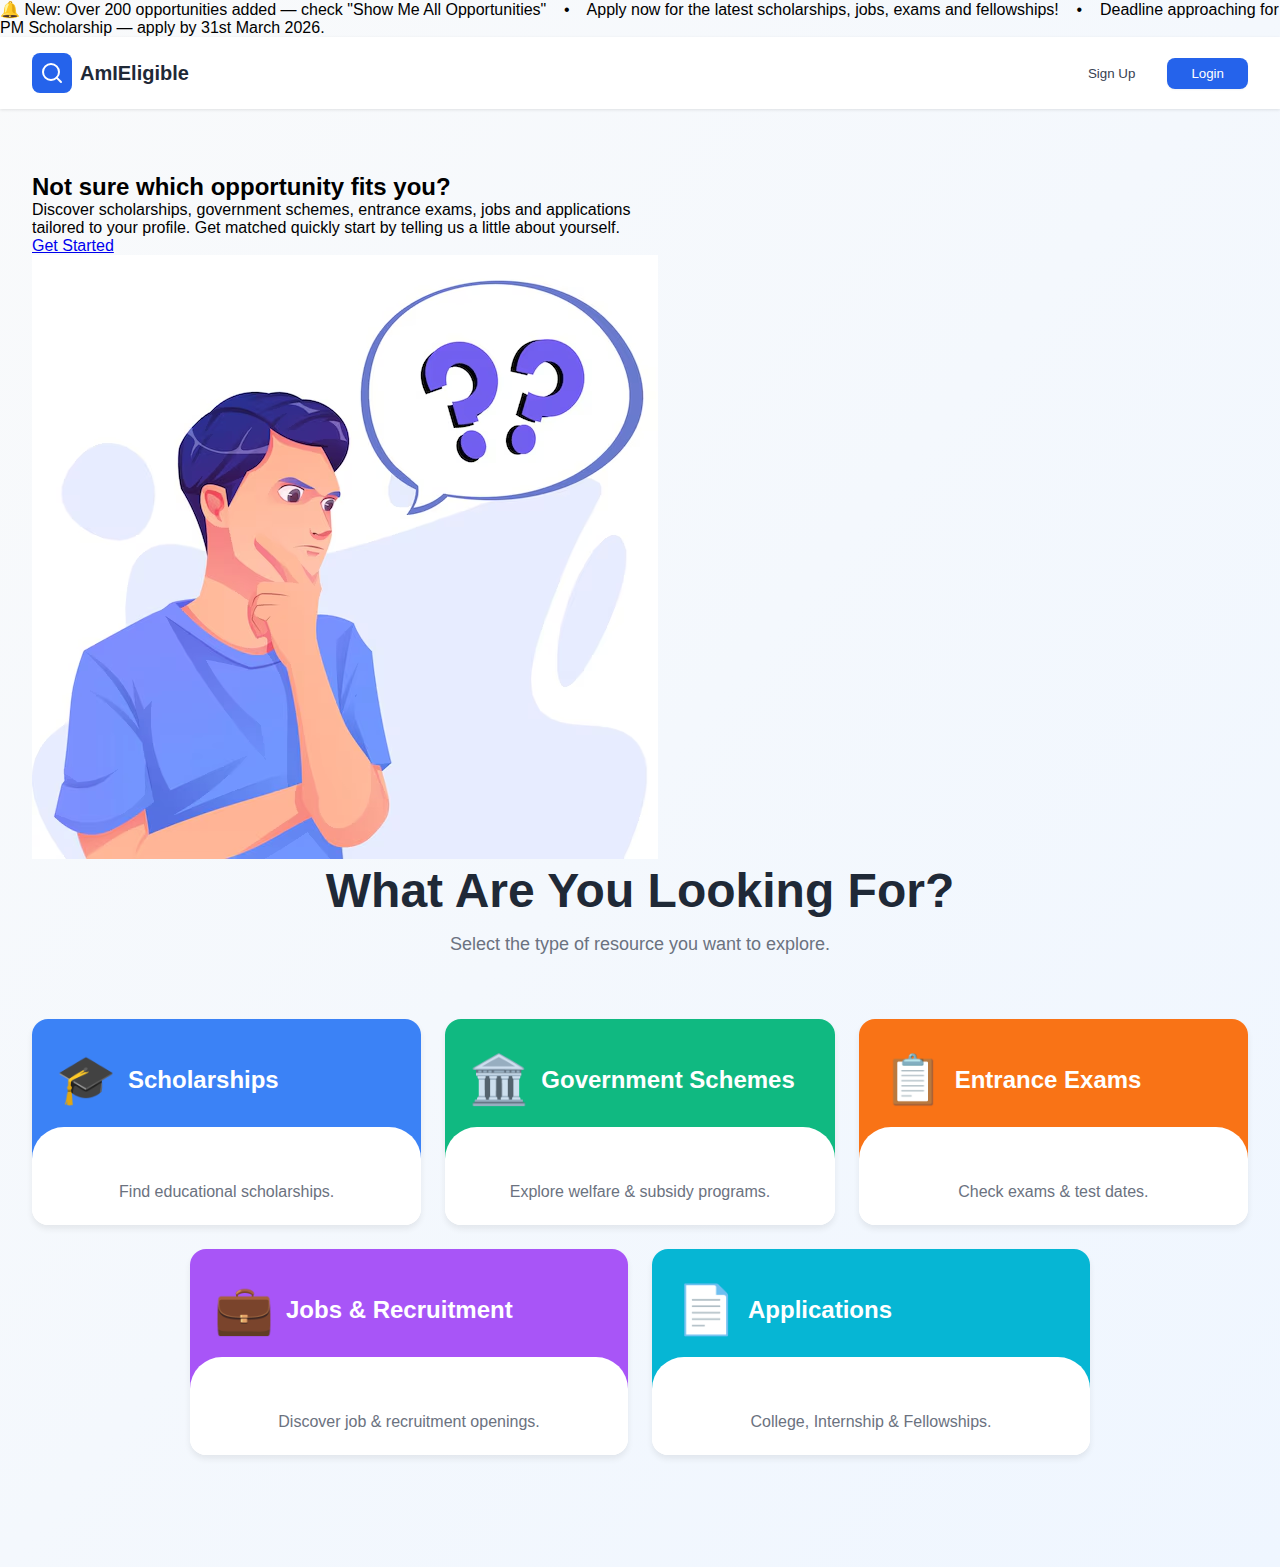
<file: index.html>
<!DOCTYPE html>
<html lang="en">
<head>
    <meta charset="UTF-8">
    <meta name="viewport" content="width=device-width, initial-scale=1.0">
    <title>Opportunity Finder</title>
    <link rel="stylesheet" href="style.css">
</head>
<body>
    <!-- Top announcement marquee -->
    <div class="top-marquee" role="status" aria-live="polite">
        <div class="marquee-wrapper">
            <div class="marquee-content">
                🔔 New: Over 200 opportunities added — check "Show Me All Opportunities" &nbsp;&nbsp; • &nbsp;&nbsp; Apply now for the latest scholarships, jobs, exams and fellowships! &nbsp;&nbsp; • &nbsp;&nbsp; Deadline approaching for PM Scholarship — apply by 31st March 2026.
            </div>
        </div>
    </div>
    <!-- Header -->
    <header class="header">
        <div class="header-container">
            <div class="logo-section">
                <div class="logo-icon">
                    <svg class="search-icon" fill="none" stroke="currentColor" viewBox="0 0 24 24">
                        <circle cx="11" cy="11" r="8" stroke-width="2"/>
                        <path stroke-linecap="round" stroke-linejoin="round" stroke-width="2" d="M21 21l-4.35-4.35"/>
                    </svg>
                </div>
                <span class="logo-text">AmIEligible</span>
            </div>
            <div class="auth-buttons">
                <a href="signup.html" class="btn-signup">Sign Up</a>
                <a href="login.html" class="btn-login">Login</a>
            </div>
        </div>
    </header>

    <!-- Main Content -->
    <main class="main-content">
        <!-- Hero Intro -->
        <section class="hero-section">
            <div class="hero-inner">
                <div class="hero-text">
                    <h2 class="hero-title">Not sure which opportunity fits you?</h2>
                    <p class="hero-desc">Discover scholarships, government schemes, entrance exams, jobs and applications<br> tailored to your profile. Get matched quickly start by telling us a little about yourself.</p>
                    <a href="#main-categories" class="btn-get-started">Get Started</a>
                </div>
                <div class="hero-illustration" aria-hidden="true">
                    <img src="assets/confused.png" alt="Confused person" class="hero-illustration-img">
                </div>
                <!-- illustration removed as requested -->
            </div>
        </section>
        <!-- Title Section -->
        <div class="title-section">
            <h1 class="main-title">What Are You Looking For?</h1>
            <p class="subtitle">Select the type of resource you want to explore.</p>
        </div>

        <!-- Category Cards Grid -->
        <div id="main-categories" class="categories-container">
            <!-- First Row -->
            <div class="categories-grid">
                <!-- Scholarships Card -->
                <div class="category-card" data-category="scholarships">
                    <div class="card-header bg-blue">
                        <div class="card-header-content">
                            <span class="card-icon">🎓</span>
                            <h3 class="card-title">Scholarships</h3>
                        </div>
                        <div class="card-wave"></div>
                    </div>
                    <div class="card-body">
                        <p class="card-description">Find educational scholarships.</p>
                    </div>
                </div>

                <!-- Government Schemes Card -->
                <div class="category-card" data-category="government">
                    <div class="card-header bg-green">
                        <div class="card-header-content">
                            <span class="card-icon">🏛️</span>
                            <h3 class="card-title">Government Schemes</h3>
                        </div>
                        <div class="card-wave"></div>
                    </div>
                    <div class="card-body">
                        <p class="card-description">Explore welfare & subsidy programs.</p>
                    </div>
                </div>

                <!-- Entrance Exams Card -->
                <div class="category-card" data-category="exams">
                    <div class="card-header bg-orange">
                        <div class="card-header-content">
                            <span class="card-icon">📋</span>
                            <h3 class="card-title">Entrance Exams</h3>
                        </div>
                        <div class="card-wave"></div>
                    </div>
                    <div class="card-body">
                        <p class="card-description">Check exams & test dates.</p>
                    </div>
                </div>
            </div>

            <!-- Second Row -->
            <div class="categories-grid-two">
                <!-- Jobs & Recruitment Card -->
                <div class="category-card" data-category="jobs">
                    <div class="card-header bg-purple">
                        <div class="card-header-content">
                            <span class="card-icon">💼</span>
                            <h3 class="card-title">Jobs & Recruitment</h3>
                        </div>
                        <div class="card-wave"></div>
                    </div>
                    <div class="card-body">
                        <p class="card-description">Discover job & recruitment openings.</p>
                    </div>
                </div>

                <!-- Applications Card -->
                <div class="category-card" data-category="applications">
                    <div class="card-header bg-cyan">
                        <div class="card-header-content">
                            <span class="card-icon">📄</span>
                            <h3 class="card-title">Applications</h3>
                        </div>
                        <div class="card-wave"></div>
                    </div>
                    <div class="card-body">
                        <p class="card-description">College, Internship & Fellowships.</p>
                    </div>
                </div>
            </div>
        </div>

        
    </main>

    <script src="script.js"></script>
    <script src="auth.js"></script>
</body>
</html>
</file>
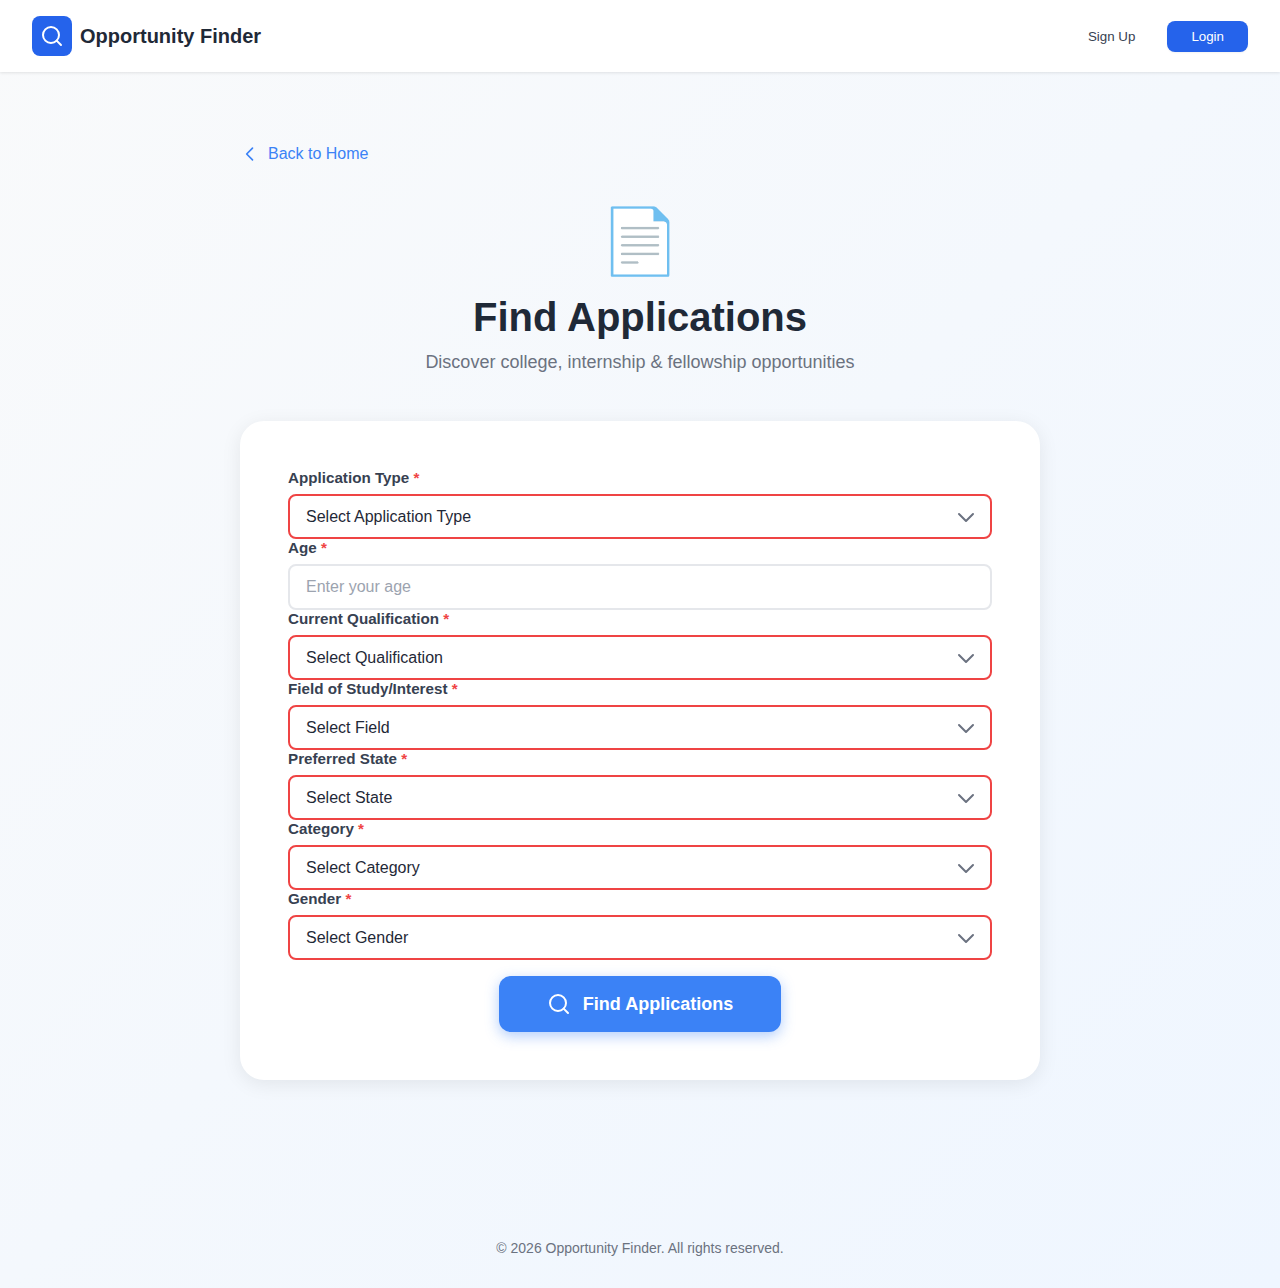
<file: applications.html>
<!DOCTYPE html>
<html lang="en">
<head>
    <meta charset="UTF-8">
    <meta name="viewport" content="width=device-width, initial-scale=1.0">
    <title>Applications - Opportunity Finder</title>
    <link rel="stylesheet" href="style.css">
    <link rel="stylesheet" href="applications.css">
</head>
<body>
    <!-- Header -->
    <header class="header">
        <div class="header-container">
            <div class="logo-section">
                <div class="logo-icon">
                    <svg class="search-icon" fill="none" stroke="currentColor" viewBox="0 0 24 24">
                        <circle cx="11" cy="11" r="8" stroke-width="2"/>
                        <path stroke-linecap="round" stroke-linejoin="round" stroke-width="2" d="M21 21l-4.35-4.35"/>
                    </svg>
                </div>
                <span class="logo-text">Opportunity Finder</span>
            </div>
            <div class="auth-buttons">
                <button class="btn-signup">Sign Up</button>
                <button class="btn-login">Login</button>
            </div>
        </div>
    </header>

    <!-- Main Content -->
    <main class="main-content">
        <!-- Back Button -->
        <div class="back-button-container">
            <button class="btn-back" onclick="window.location.href='index.html'">
                <svg class="back-icon" fill="none" stroke="currentColor" viewBox="0 0 24 24">
                    <path stroke-linecap="round" stroke-linejoin="round" stroke-width="2" d="M15 19l-7-7 7-7"/>
                </svg>
                Back to Home
            </button>
        </div>

        <!-- Title Section -->
        <div class="form-title-section">
            <div class="form-icon">📄</div>
            <h1 class="form-title">Find Applications</h1>
            <p class="form-subtitle">Discover college, internship & fellowship opportunities</p>
        </div>

        <!-- Applications Form -->
        <div class="form-container">
            <form id="applicationsForm" class="applications-form">
                <!-- Application Type -->
                <div class="form-group full-width">
                    <label for="applicationType" class="form-label">
                        Application Type <span class="required">*</span>
                    </label>
                    <select id="applicationType" name="applicationType" class="form-select" required>
                        <option value="">Select Application Type</option>
                        <option value="college">College Admission</option>
                        <option value="internship">Internship</option>
                        <option value="fellowship">Fellowship</option>
                    </select>
                </div>

                <!-- Age -->
                <div class="form-group">
                    <label for="age" class="form-label">
                        Age <span class="required">*</span>
                    </label>
                    <input 
                        type="number" 
                        id="age" 
                        name="age" 
                        class="form-input" 
                        placeholder="Enter your age"
                        min="15"
                        max="50"
                        required
                    >
                </div>

                <!-- Current Qualification -->
                <div class="form-group">
                    <label for="qualification" class="form-label">
                        Current Qualification <span class="required">*</span>
                    </label>
                    <select id="qualification" name="qualification" class="form-select" required>
                        <option value="">Select Qualification</option>
                        <option value="10th">10th Standard</option>
                        <option value="12th">12th Standard</option>
                        <option value="diploma">Diploma</option>
                        <option value="undergraduate">Undergraduate (Pursuing)</option>
                        <option value="bachelor">Bachelor's Degree (Completed)</option>
                        <option value="postgraduate">Postgraduate (Pursuing)</option>
                        <option value="master">Master's Degree (Completed)</option>
                        <option value="doctorate">Doctorate (PhD)</option>
                    </select>
                </div>

                <!-- Field of Study -->
                <div class="form-group">
                    <label for="field" class="form-label">
                        Field of Study/Interest <span class="required">*</span>
                    </label>
                    <select id="field" name="field" class="form-select" required>
                        <option value="">Select Field</option>
                        <optgroup label="Engineering & Technology">
                            <option value="computer-science">Computer Science/IT</option>
                            <option value="mechanical">Mechanical Engineering</option>
                            <option value="electrical">Electrical Engineering</option>
                            <option value="civil">Civil Engineering</option>
                            <option value="electronics">Electronics & Communication</option>
                            <option value="chemical">Chemical Engineering</option>
                        </optgroup>
                        <optgroup label="Medical & Healthcare">
                            <option value="medicine">Medicine (MBBS/MD)</option>
                            <option value="nursing">Nursing</option>
                            <option value="pharmacy">Pharmacy</option>
                            <option value="dental">Dental</option>
                            <option value="physiotherapy">Physiotherapy</option>
                        </optgroup>
                        <optgroup label="Business & Management">
                            <option value="management">Management/MBA</option>
                            <option value="finance">Finance & Accounting</option>
                            <option value="marketing">Marketing</option>
                            <option value="hr">Human Resources</option>
                        </optgroup>
                        <optgroup label="Science">
                            <option value="physics">Physics</option>
                            <option value="chemistry">Chemistry</option>
                            <option value="biology">Biology</option>
                            <option value="mathematics">Mathematics</option>
                            <option value="environmental">Environmental Science</option>
                        </optgroup>
                        <optgroup label="Arts & Humanities">
                            <option value="literature">Literature/English</option>
                            <option value="history">History</option>
                            <option value="psychology">Psychology</option>
                            <option value="sociology">Sociology</option>
                            <option value="journalism">Journalism</option>
                        </optgroup>
                        <optgroup label="Other">
                            <option value="law">Law</option>
                            <option value="architecture">Architecture</option>
                            <option value="agriculture">Agriculture</option>
                            <option value="design">Design</option>
                            <option value="education">Education</option>
                            <option value="other">Other</option>
                        </optgroup>
                    </select>
                </div>

                <!-- State -->
                <div class="form-group">
                    <label for="state" class="form-label">
                        Preferred State <span class="required">*</span>
                    </label>
                    <select id="state" name="state" class="form-select" required>
                        <option value="">Select State</option>
                        <option value="andhra-pradesh">Andhra Pradesh</option>
                        <option value="arunachal-pradesh">Arunachal Pradesh</option>
                        <option value="assam">Assam</option>
                        <option value="bihar">Bihar</option>
                        <option value="chhattisgarh">Chhattisgarh</option>
                        <option value="goa">Goa</option>
                        <option value="gujarat">Gujarat</option>
                        <option value="haryana">Haryana</option>
                        <option value="himachal-pradesh">Himachal Pradesh</option>
                        <option value="jharkhand">Jharkhand</option>
                        <option value="karnataka">Karnataka</option>
                        <option value="kerala">Kerala</option>
                        <option value="madhya-pradesh">Madhya Pradesh</option>
                        <option value="maharashtra">Maharashtra</option>
                        <option value="manipur">Manipur</option>
                        <option value="meghalaya">Meghalaya</option>
                        <option value="mizoram">Mizoram</option>
                        <option value="nagaland">Nagaland</option>
                        <option value="odisha">Odisha</option>
                        <option value="punjab">Punjab</option>
                        <option value="rajasthan">Rajasthan</option>
                        <option value="sikkim">Sikkim</option>
                        <option value="tamil-nadu">Tamil Nadu</option>
                        <option value="telangana">Telangana</option>
                        <option value="tripura">Tripura</option>
                        <option value="uttar-pradesh">Uttar Pradesh</option>
                        <option value="uttarakhand">Uttarakhand</option>
                        <option value="west-bengal">West Bengal</option>
                        <option value="delhi">Delhi</option>
                        <option value="any">Any State</option>
                    </select>
                </div>

                <!-- Category -->
                <div class="form-group">
                    <label for="category" class="form-label">
                        Category <span class="required">*</span>
                    </label>
                    <select id="category" name="category" class="form-select" required>
                        <option value="">Select Category</option>
                        <option value="general">General</option>
                        <option value="obc">OBC (Other Backward Classes)</option>
                        <option value="sc">SC (Scheduled Caste)</option>
                        <option value="st">ST (Scheduled Tribe)</option>
                        <option value="ews">EWS (Economically Weaker Section)</option>
                    </select>
                </div>

                <!-- Gender -->
                <div class="form-group">
                    <label for="gender" class="form-label">
                        Gender <span class="required">*</span>
                    </label>
                    <select id="gender" name="gender" class="form-select" required>
                        <option value="">Select Gender</option>
                        <option value="male">Male</option>
                        <option value="female">Female</option>
                        <option value="other">Other</option>
                        <option value="prefer-not-to-say">Prefer not to say</option>
                    </select>
                </div>

                <!-- Submit Button -->
                <div class="form-submit-section">
                    <button type="submit" class="btn-submit">
                        <svg class="search-icon-submit" fill="none" stroke="currentColor" viewBox="0 0 24 24">
                            <circle cx="11" cy="11" r="8" stroke-width="2"/>
                            <path stroke-linecap="round" stroke-linejoin="round" stroke-width="2" d="M21 21l-4.35-4.35"/>
                        </svg>
                        Find Applications
                    </button>
                </div>
            </form>
        </div>
    </main>

    <!-- Footer -->
    <footer class="footer">
        <p>&copy; 2026 Opportunity Finder. All rights reserved.</p>
    </footer>

    <script src="applications.js"></script>
</body>
</html>
</file>
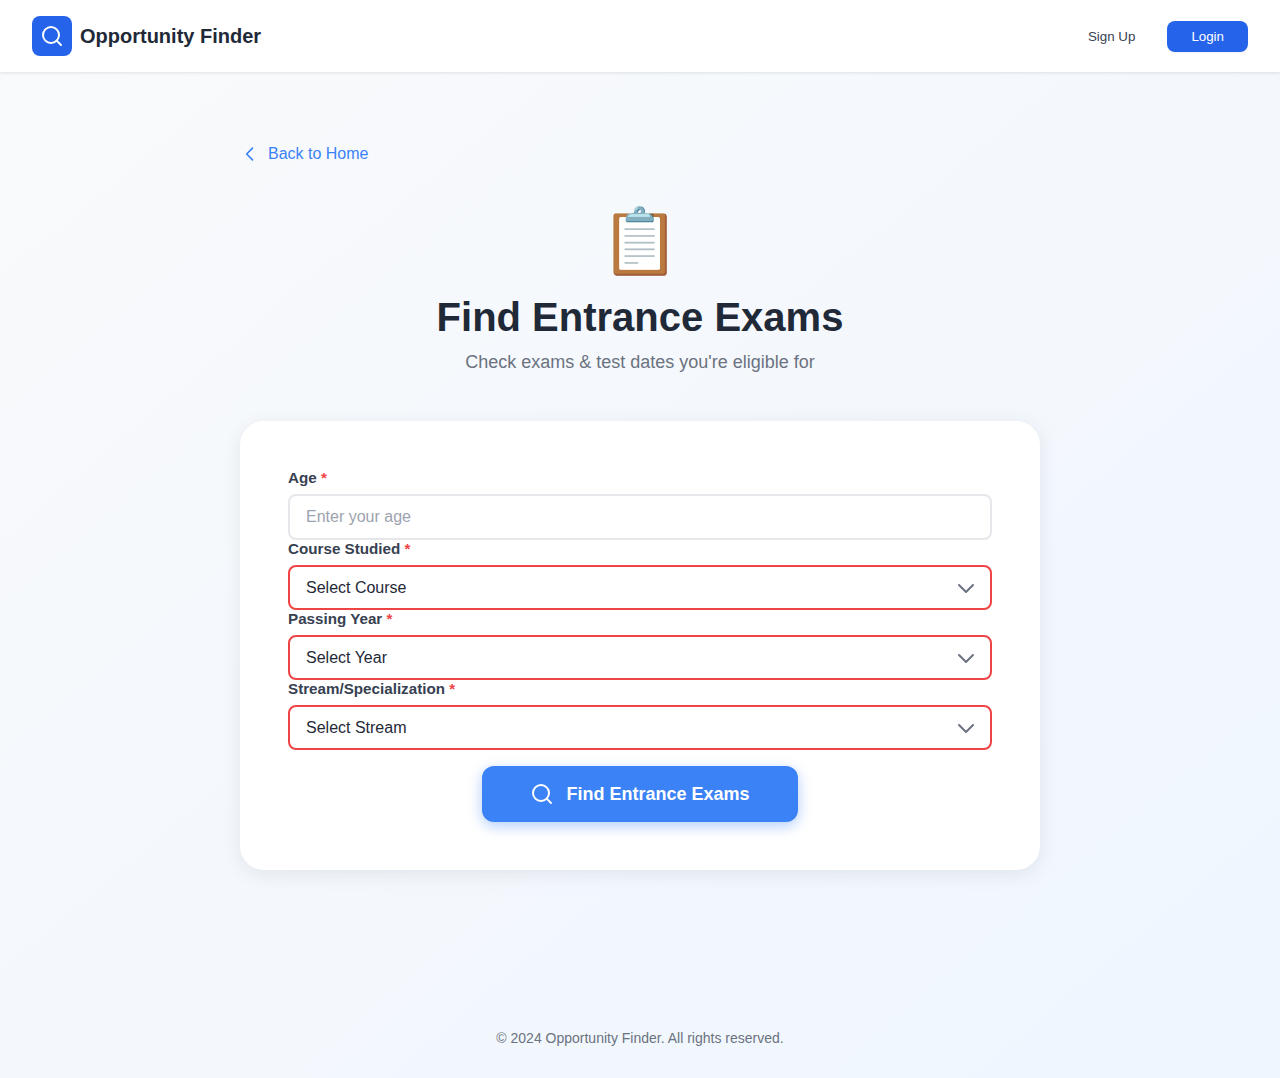
<file: exams.html>
<!DOCTYPE html>
<html lang="en">
<head>
    <meta charset="UTF-8">
    <meta name="viewport" content="width=device-width, initial-scale=1.0">
    <title>Entrance Exams - Opportunity Finder</title>
    <link rel="stylesheet" href="style.css">
    <link rel="stylesheet" href="exams.css">
</head>
<body>
    <!-- Header -->
    <header class="header">
        <div class="header-container">
            <div class="logo-section">
                <div class="logo-icon">
                    <svg class="search-icon" fill="none" stroke="currentColor" viewBox="0 0 24 24">
                        <circle cx="11" cy="11" r="8" stroke-width="2"/>
                        <path stroke-linecap="round" stroke-linejoin="round" stroke-width="2" d="M21 21l-4.35-4.35"/>
                    </svg>
                </div>
                <span class="logo-text">Opportunity Finder</span>
            </div>
            <div class="auth-buttons">
                <button class="btn-signup">Sign Up</button>
                <button class="btn-login">Login</button>
            </div>
        </div>
    </header>

    <!-- Main Content -->
    <main class="main-content">
        <!-- Back Button -->
        <div class="back-button-container">
            <button class="btn-back" onclick="window.location.href='index.html'">
                <svg class="back-icon" fill="none" stroke="currentColor" viewBox="0 0 24 24">
                    <path stroke-linecap="round" stroke-linejoin="round" stroke-width="2" d="M15 19l-7-7 7-7"/>
                </svg>
                Back to Home
            </button>
        </div>

        <!-- Title Section -->
        <div class="form-title-section">
            <div class="form-icon">📋</div>
            <h1 class="form-title">Find Entrance Exams</h1>
            <p class="form-subtitle">Check exams & test dates you're eligible for</p>
        </div>

        <!-- Entrance Exams Form -->
        <div class="form-container">
            <form id="examsForm" class="exams-form">
                <!-- Age -->
                <div class="form-group">
                    <label for="age" class="form-label">
                        Age <span class="required">*</span>
                    </label>
                    <input 
                        type="number" 
                        id="age" 
                        name="age" 
                        class="form-input" 
                        placeholder="Enter your age"
                        min="15"
                        max="50"
                        required
                    >
                </div>

                <!-- Course Studied -->
                <div class="form-group">
                    <label for="course" class="form-label">
                        Course Studied <span class="required">*</span>
                    </label>
                    <select id="course" name="course" class="form-select" required>
                        <option value="">Select Course</option>
                        <option value="10th">10th Standard</option>
                        <option value="12th">12th Standard</option>
                        <option value="bachelor">Bachelor's Degree</option>
                        <option value="master">Master's Degree</option>
                        <option value="diploma">Diploma</option>
                        <option value="doctorate">Doctorate (PhD)</option>
                    </select>
                </div>

                <!-- Passing Year -->
                <div class="form-group">
                    <label for="passingYear" class="form-label">
                        Passing Year <span class="required">*</span>
                    </label>
                    <select id="passingYear" name="passingYear" class="form-select" required>
                        <option value="">Select Year</option>
                        <option value="2025">2025</option>
                        <option value="2024">2024</option>
                        <option value="2023">2023</option>
                        <option value="2022">2022</option>
                        <option value="2021">2021</option>
                        <option value="2020">2020</option>
                        <option value="2019">2019</option>
                        <option value="2018">2018</option>
                        <option value="2017">2017</option>
                        <option value="2016">2016</option>
                        <option value="2015">2015</option>
                        <option value="before-2015">Before 2015</option>
                    </select>
                </div>

                <!-- Stream -->
                <div class="form-group">
                    <label for="stream" class="form-label">
                        Stream/Specialization <span class="required">*</span>
                    </label>
                    <select id="stream" name="stream" class="form-select" required>
                        <option value="">Select Stream</option>
                        <optgroup label="12th Standard">
                            <option value="science-pcm">Science (PCM - Physics, Chemistry, Math)</option>
                            <option value="science-pcb">Science (PCB - Physics, Chemistry, Biology)</option>
                            <option value="commerce">Commerce</option>
                            <option value="arts">Arts/Humanities</option>
                        </optgroup>
                        <optgroup label="Undergraduate">
                            <option value="engineering">Engineering/Technology</option>
                            <option value="medical">Medical/MBBS</option>
                            <option value="pharmacy">Pharmacy</option>
                            <option value="nursing">Nursing</option>
                            <option value="bca">BCA/Computer Applications</option>
                            <option value="bba">BBA/Business Administration</option>
                            <option value="bcom">B.Com/Commerce</option>
                            <option value="ba">BA/Arts</option>
                            <option value="bsc">B.Sc/Science</option>
                            <option value="law">Law/LLB</option>
                            <option value="agriculture">Agriculture</option>
                            <option value="architecture">Architecture</option>
                        </optgroup>
                        <optgroup label="Postgraduate">
                            <option value="mba">MBA/Management</option>
                            <option value="mca">MCA</option>
                            <option value="mtech">M.Tech/ME</option>
                            <option value="msc">M.Sc</option>
                            <option value="ma">MA</option>
                            <option value="mcom">M.Com</option>
                            <option value="llm">LLM</option>
                            <option value="md-ms">MD/MS (Medical)</option>
                        </optgroup>
                        <option value="other">Other</option>
                    </select>
                </div>

                <!-- Submit Button -->
                <div class="form-submit-section">
                    <button type="submit" class="btn-submit">
                        <svg class="search-icon-submit" fill="none" stroke="currentColor" viewBox="0 0 24 24">
                            <circle cx="11" cy="11" r="8" stroke-width="2"/>
                            <path stroke-linecap="round" stroke-linejoin="round" stroke-width="2" d="M21 21l-4.35-4.35"/>
                        </svg>
                        Find Entrance Exams
                    </button>
                </div>
            </form>
        </div>
    </main>

    <!-- Footer -->
    <footer class="footer">
        <p>&copy; 2024 Opportunity Finder. All rights reserved.</p>
    </footer>

    <script src="exams.js"></script>
</body>
</html>
</file>
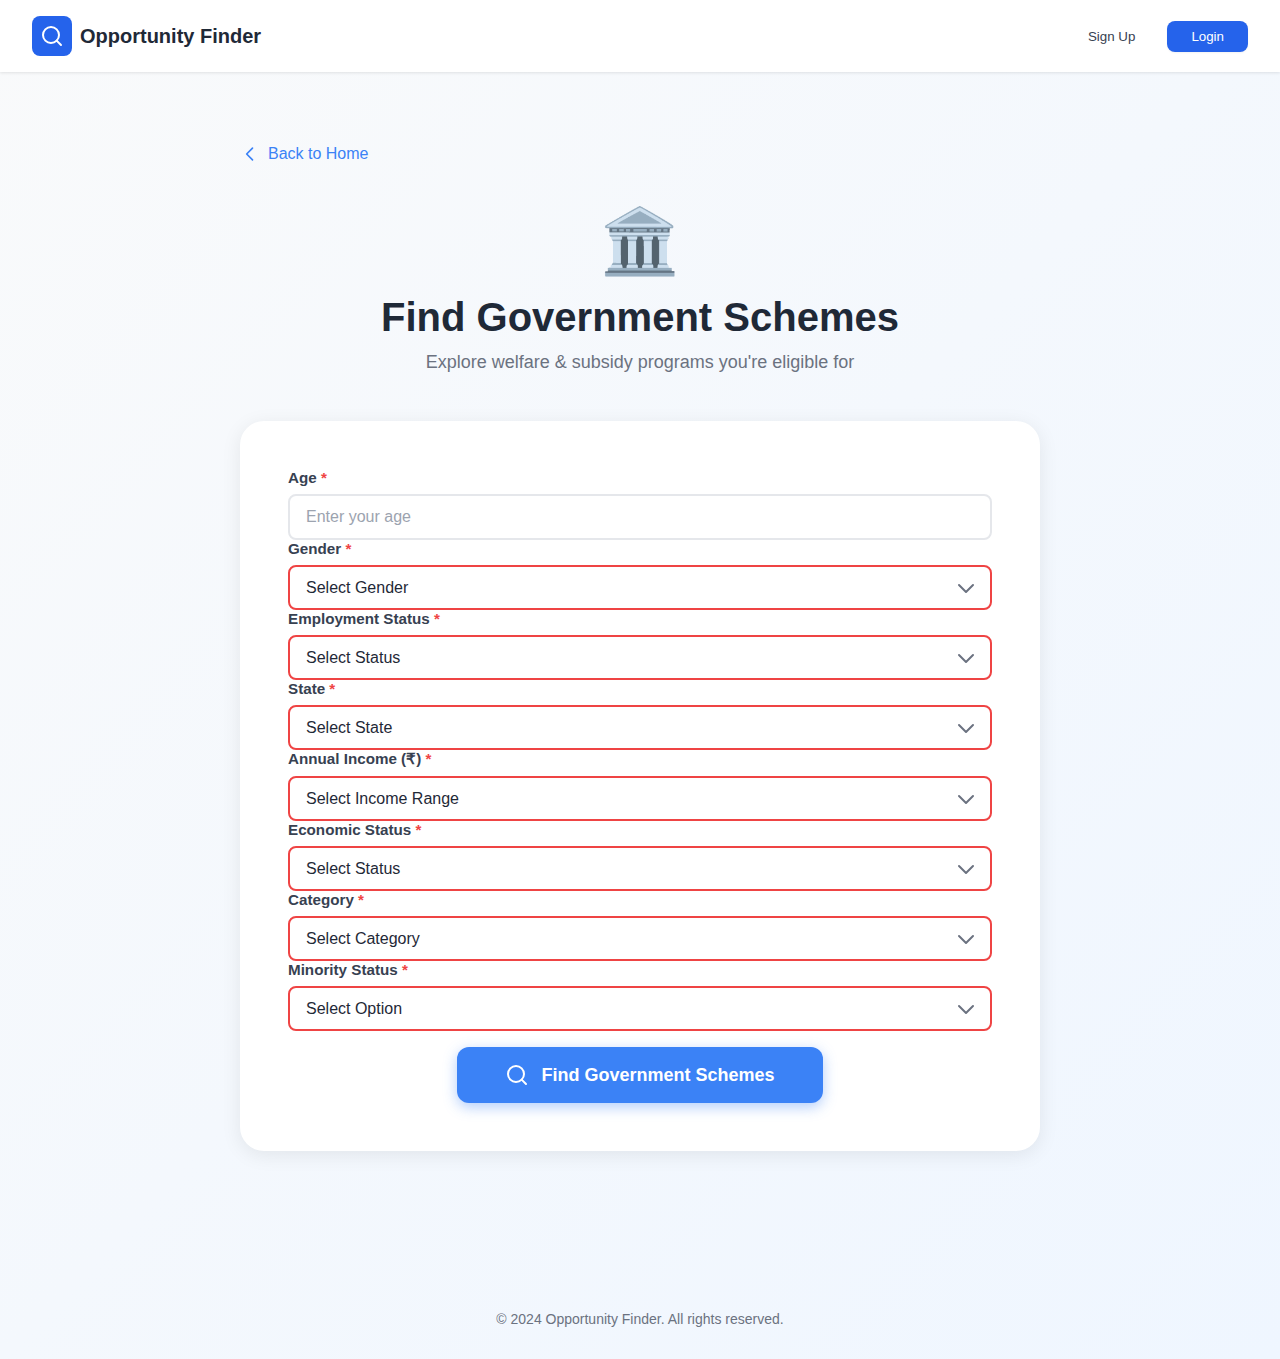
<file: government.html>
<!DOCTYPE html>
<html lang="en">
<head>
    <meta charset="UTF-8">
    <meta name="viewport" content="width=device-width, initial-scale=1.0">
    <title>Government Schemes - Opportunity Finder</title>
    <link rel="stylesheet" href="style.css">
    <link rel="stylesheet" href="government.css">
</head>
<body>
    <!-- Header -->
    <header class="header">
        <div class="header-container">
            <div class="logo-section">
                <div class="logo-icon">
                    <svg class="search-icon" fill="none" stroke="currentColor" viewBox="0 0 24 24">
                        <circle cx="11" cy="11" r="8" stroke-width="2"/>
                        <path stroke-linecap="round" stroke-linejoin="round" stroke-width="2" d="M21 21l-4.35-4.35"/>
                    </svg>
                </div>
                <span class="logo-text">Opportunity Finder</span>
            </div>
            <div class="auth-buttons">
                <button class="btn-signup">Sign Up</button>
                <button class="btn-login">Login</button>
            </div>
        </div>
    </header>

    <!-- Main Content -->
    <main class="main-content">
        <!-- Back Button -->
        <div class="back-button-container">
            <button class="btn-back" onclick="window.location.href='index.html'">
                <svg class="back-icon" fill="none" stroke="currentColor" viewBox="0 0 24 24">
                    <path stroke-linecap="round" stroke-linejoin="round" stroke-width="2" d="M15 19l-7-7 7-7"/>
                </svg>
                Back to Home
            </button>
        </div>

        <!-- Title Section -->
        <div class="form-title-section">
            <div class="form-icon">🏛️</div>
            <h1 class="form-title">Find Government Schemes</h1>
            <p class="form-subtitle">Explore welfare & subsidy programs you're eligible for</p>
        </div>

        <!-- Government Schemes Form -->
        <div class="form-container">
            <form id="governmentForm" class="government-form">
                <!-- Age -->
                <div class="form-group">
                    <label for="age" class="form-label">
                        Age <span class="required">*</span>
                    </label>
                    <input 
                        type="number" 
                        id="age" 
                        name="age" 
                        class="form-input" 
                        placeholder="Enter your age"
                        min="1"
                        max="100"
                        required
                    >
                </div>

                <!-- Gender -->
                <div class="form-group">
                    <label for="gender" class="form-label">
                        Gender <span class="required">*</span>
                    </label>
                    <select id="gender" name="gender" class="form-select" required>
                        <option value="">Select Gender</option>
                        <option value="male">Male</option>
                        <option value="female">Female</option>
                        <option value="other">Other</option>
                        <option value="prefer-not-to-say">Prefer not to say</option>
                    </select>
                </div>

                <!-- Job Status -->
                <div class="form-group">
                    <label for="job" class="form-label">
                        Employment Status <span class="required">*</span>
                    </label>
                    <select id="job" name="job" class="form-select" required>
                        <option value="">Select Status</option>
                        <option value="employed">Employed</option>
                        <option value="self-employed">Self-Employed</option>
                        <option value="unemployed">Unemployed</option>
                        <option value="student">Student</option>
                        <option value="retired">Retired</option>
                        <option value="homemaker">Homemaker</option>
                    </select>
                </div>

                <!-- State -->
                <div class="form-group">
                    <label for="state" class="form-label">
                        State <span class="required">*</span>
                    </label>
                    <select id="state" name="state" class="form-select" required>
                        <option value="">Select State</option>
                        <option value="andhra-pradesh">Andhra Pradesh</option>
                        <option value="arunachal-pradesh">Arunachal Pradesh</option>
                        <option value="assam">Assam</option>
                        <option value="bihar">Bihar</option>
                        <option value="chhattisgarh">Chhattisgarh</option>
                        <option value="goa">Goa</option>
                        <option value="gujarat">Gujarat</option>
                        <option value="haryana">Haryana</option>
                        <option value="himachal-pradesh">Himachal Pradesh</option>
                        <option value="jharkhand">Jharkhand</option>
                        <option value="karnataka">Karnataka</option>
                        <option value="kerala">Kerala</option>
                        <option value="madhya-pradesh">Madhya Pradesh</option>
                        <option value="maharashtra">Maharashtra</option>
                        <option value="manipur">Manipur</option>
                        <option value="meghalaya">Meghalaya</option>
                        <option value="mizoram">Mizoram</option>
                        <option value="nagaland">Nagaland</option>
                        <option value="odisha">Odisha</option>
                        <option value="punjab">Punjab</option>
                        <option value="rajasthan">Rajasthan</option>
                        <option value="sikkim">Sikkim</option>
                        <option value="tamil-nadu">Tamil Nadu</option>
                        <option value="telangana">Telangana</option>
                        <option value="tripura">Tripura</option>
                        <option value="uttar-pradesh">Uttar Pradesh</option>
                        <option value="uttarakhand">Uttarakhand</option>
                        <option value="west-bengal">West Bengal</option>
                        <option value="delhi">Delhi</option>
                    </select>
                </div>

                <!-- Annual Income -->
                <div class="form-group">
                    <label for="income" class="form-label">
                        Annual Income (₹) <span class="required">*</span>
                    </label>
                    <select id="income" name="income" class="form-select" required>
                        <option value="">Select Income Range</option>
                        <option value="0-50000">Below ₹50,000</option>
                        <option value="50000-100000">₹50,000 - ₹1,00,000</option>
                        <option value="100000-250000">₹1,00,000 - ₹2,50,000</option>
                        <option value="250000-500000">₹2,50,000 - ₹5,00,000</option>
                        <option value="500000-800000">₹5,00,000 - ₹8,00,000</option>
                        <option value="above-800000">Above ₹8,00,000</option>
                    </select>
                </div>

                <!-- BPL or APL -->
                <div class="form-group">
                    <label for="economicStatus" class="form-label">
                        Economic Status <span class="required">*</span>
                    </label>
                    <select id="economicStatus" name="economicStatus" class="form-select" required>
                        <option value="">Select Status</option>
                        <option value="bpl">BPL (Below Poverty Line)</option>
                        <option value="apl">APL (Above Poverty Line)</option>
                    </select>
                </div>

                <!-- Category -->
                <div class="form-group">
                    <label for="category" class="form-label">
                        Category <span class="required">*</span>
                    </label>
                    <select id="category" name="category" class="form-select" required>
                        <option value="">Select Category</option>
                        <option value="general">General</option>
                        <option value="obc">OBC (Other Backward Classes)</option>
                        <option value="sc">SC (Scheduled Caste)</option>
                        <option value="st">ST (Scheduled Tribe)</option>
                        <option value="ews">EWS (Economically Weaker Section)</option>
                    </select>
                </div>

                <!-- Minority -->
                <div class="form-group">
                    <label for="minority" class="form-label">
                        Minority Status <span class="required">*</span>
                    </label>
                    <select id="minority" name="minority" class="form-select" required>
                        <option value="">Select Option</option>
                        <option value="no">No</option>
                        <option value="yes">Yes</option>
                    </select>
                </div>

                <!-- Submit Button -->
                <div class="form-submit-section">
                    <button type="submit" class="btn-submit">
                        <svg class="search-icon-submit" fill="none" stroke="currentColor" viewBox="0 0 24 24">
                            <circle cx="11" cy="11" r="8" stroke-width="2"/>
                            <path stroke-linecap="round" stroke-linejoin="round" stroke-width="2" d="M21 21l-4.35-4.35"/>
                        </svg>
                        Find Government Schemes
                    </button>
                </div>
            </form>
        </div>
    </main>

    <!-- Footer -->
    <footer class="footer">
        <p>&copy; 2024 Opportunity Finder. All rights reserved.</p>
    </footer>

    <script src="government.js"></script>
</body>
</html>
</file>
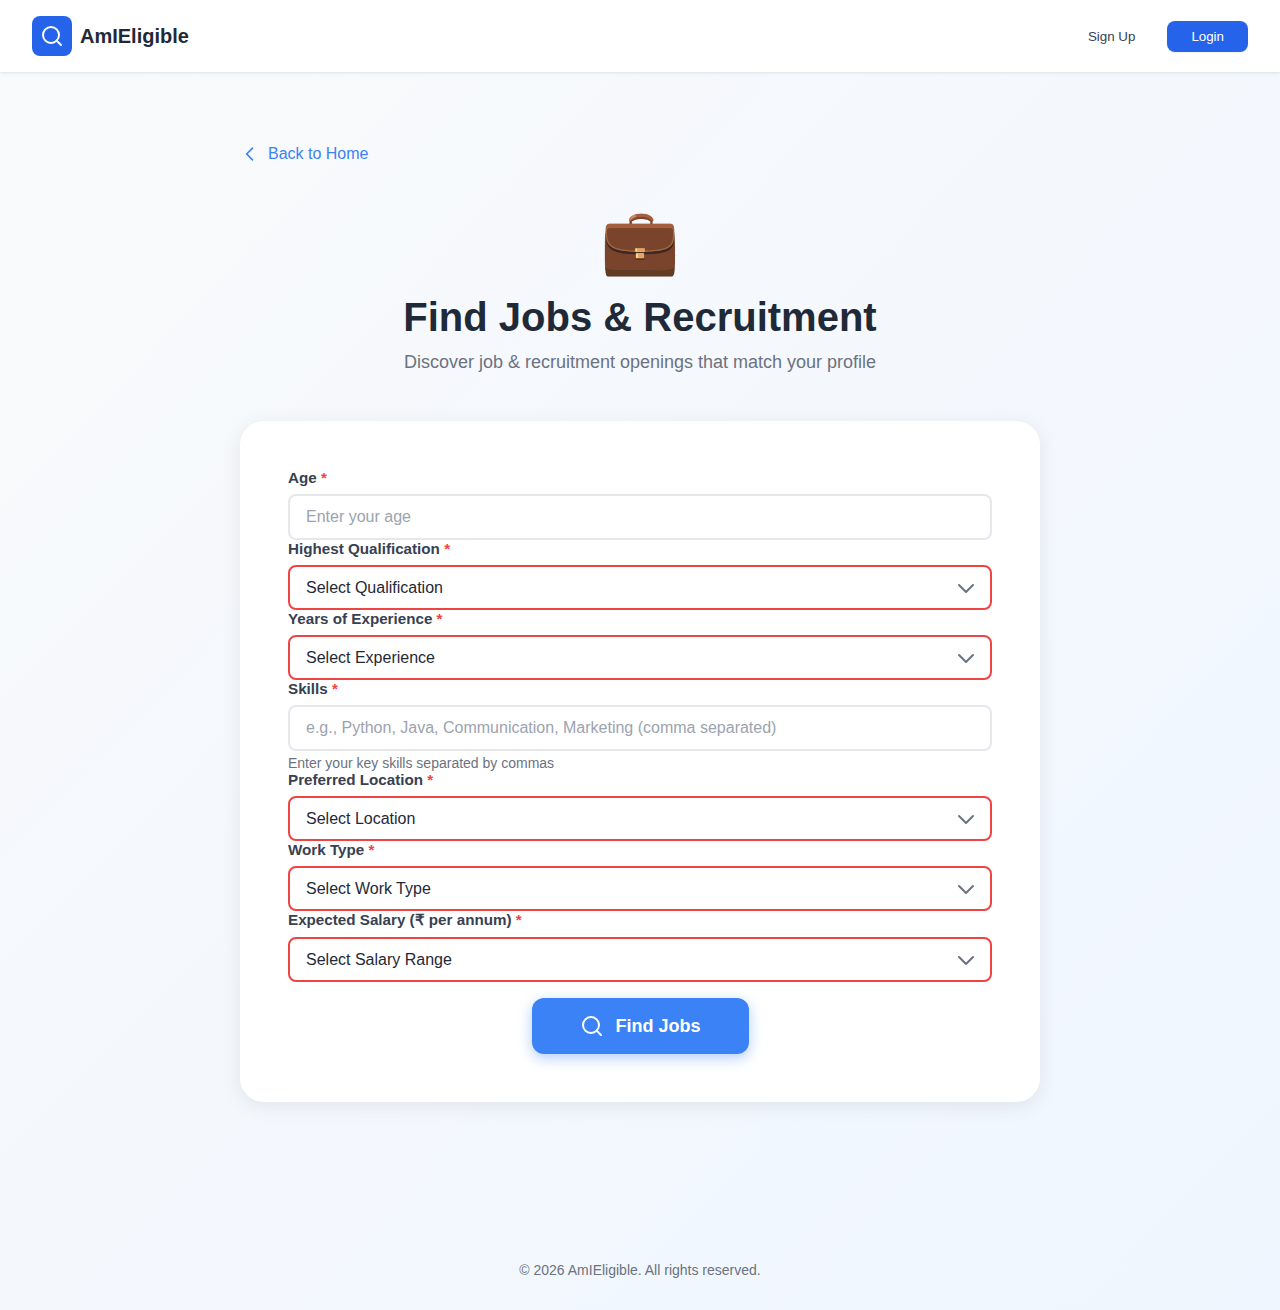
<file: jobs.html>
<!DOCTYPE html>
<html lang="en">
<head>
    <meta charset="UTF-8">
    <meta name="viewport" content="width=device-width, initial-scale=1.0">
    <title>Jobs & Recruitment - Opportunity Finder</title>
    <link rel="stylesheet" href="style.css">
    <link rel="stylesheet" href="jobs.css">
</head>
<body>
    <!-- Header -->
    <header class="header">
        <div class="header-container">
            <div class="logo-section">
                <div class="logo-icon">
                    <svg class="search-icon" fill="none" stroke="currentColor" viewBox="0 0 24 24">
                        <circle cx="11" cy="11" r="8" stroke-width="2"/>
                        <path stroke-linecap="round" stroke-linejoin="round" stroke-width="2" d="M21 21l-4.35-4.35"/>
                    </svg>
                </div>
                <span class="logo-text">AmIEligible</span>
            </div>
            <div class="auth-buttons">
                <button class="btn-signup">Sign Up</button>
                <button class="btn-login">Login</button>
            </div>
        </div>
    </header>

    <!-- Main Content -->
    <main class="main-content">
        <!-- Back Button -->
        <div class="back-button-container">
            <button class="btn-back" onclick="window.location.href='index.html'">
                <svg class="back-icon" fill="none" stroke="currentColor" viewBox="0 0 24 24">
                    <path stroke-linecap="round" stroke-linejoin="round" stroke-width="2" d="M15 19l-7-7 7-7"/>
                </svg>
                Back to Home
            </button>
        </div>

        <!-- Title Section -->
        <div class="form-title-section">
            <div class="form-icon">💼</div>
            <h1 class="form-title">Find Jobs & Recruitment</h1>
            <p class="form-subtitle">Discover job & recruitment openings that match your profile</p>
        </div>

        <!-- Jobs Form -->
        <div class="form-container">
            <form id="jobsForm" class="jobs-form">
                <!-- Age -->
                <div class="form-group">
                    <label for="age" class="form-label">
                        Age <span class="required">*</span>
                    </label>
                    <input 
                        type="number" 
                        id="age" 
                        name="age" 
                        class="form-input" 
                        placeholder="Enter your age"
                        min="18"
                        max="65"
                        required
                    >
                </div>

                <!-- Qualification -->
                <div class="form-group">
                    <label for="qualification" class="form-label">
                        Highest Qualification <span class="required">*</span>
                    </label>
                    <select id="qualification" name="qualification" class="form-select" required>
                        <option value="">Select Qualification</option>
                        <option value="10th">10th Pass</option>
                        <option value="12th">12th Pass</option>
                        <option value="diploma">Diploma</option>
                        <option value="iti">ITI</option>
                        <option value="bachelor">Bachelor's Degree</option>
                        <option value="master">Master's Degree</option>
                        <option value="doctorate">Doctorate (PhD)</option>
                        <option value="professional">Professional Certification</option>
                    </select>
                </div>

                <!-- Years of Experience -->
                <div class="form-group">
                    <label for="experience" class="form-label">
                        Years of Experience <span class="required">*</span>
                    </label>
                    <select id="experience" name="experience" class="form-select" required>
                        <option value="">Select Experience</option>
                        <option value="fresher">Fresher (0 years)</option>
                        <option value="0-1">0-1 years</option>
                        <option value="1-2">1-2 years</option>
                        <option value="2-3">2-3 years</option>
                        <option value="3-5">3-5 years</option>
                        <option value="5-7">5-7 years</option>
                        <option value="7-10">7-10 years</option>
                        <option value="10+">10+ years</option>
                    </select>
                </div>

                <!-- Skills -->
                <div class="form-group full-width">
                    <label for="skills" class="form-label">
                        Skills <span class="required">*</span>
                    </label>
                    <input 
                        type="text" 
                        id="skills" 
                        name="skills" 
                        class="form-input" 
                        placeholder="e.g., Python, Java, Communication, Marketing (comma separated)"
                        required
                    >
                    <small class="form-hint">Enter your key skills separated by commas</small>
                </div>

                <!-- Location -->
                <div class="form-group">
                    <label for="location" class="form-label">
                        Preferred Location <span class="required">*</span>
                    </label>
                    <select id="location" name="location" class="form-select" required>
                        <option value="">Select Location</option>
                        <optgroup label="Major Cities">
                            <option value="bangalore">Bangalore</option>
                            <option value="mumbai">Mumbai</option>
                            <option value="delhi">Delhi/NCR</option>
                            <option value="hyderabad">Hyderabad</option>
                            <option value="pune">Pune</option>
                            <option value="chennai">Chennai</option>
                            <option value="kolkata">Kolkata</option>
                            <option value="ahmedabad">Ahmedabad</option>
                            <option value="surat">Surat</option>
                            <option value="jaipur">Jaipur</option>
                        </optgroup>
                        <optgroup label="States">
                            <option value="andhra-pradesh">Andhra Pradesh</option>
                            <option value="arunachal-pradesh">Arunachal Pradesh</option>
                            <option value="assam">Assam</option>
                            <option value="bihar">Bihar</option>
                            <option value="chhattisgarh">Chhattisgarh</option>
                            <option value="goa">Goa</option>
                            <option value="gujarat">Gujarat</option>
                            <option value="haryana">Haryana</option>
                            <option value="himachal-pradesh">Himachal Pradesh</option>
                            <option value="jharkhand">Jharkhand</option>
                            <option value="karnataka">Karnataka</option>
                            <option value="kerala">Kerala</option>
                            <option value="madhya-pradesh">Madhya Pradesh</option>
                            <option value="maharashtra">Maharashtra</option>
                            <option value="manipur">Manipur</option>
                            <option value="meghalaya">Meghalaya</option>
                            <option value="mizoram">Mizoram</option>
                            <option value="nagaland">Nagaland</option>
                            <option value="odisha">Odisha</option>
                            <option value="punjab">Punjab</option>
                            <option value="rajasthan">Rajasthan</option>
                            <option value="sikkim">Sikkim</option>
                            <option value="tamil-nadu">Tamil Nadu</option>
                            <option value="telangana">Telangana</option>
                            <option value="tripura">Tripura</option>
                            <option value="uttar-pradesh">Uttar Pradesh</option>
                            <option value="uttarakhand">Uttarakhand</option>
                            <option value="west-bengal">West Bengal</option>
                        </optgroup>
                        <option value="remote">Remote/Work from Home</option>
                        <option value="any">Any Location</option>
                    </select>
                </div>

                <!-- Work Type -->
                <div class="form-group">
                    <label for="workType" class="form-label">
                        Work Type <span class="required">*</span>
                    </label>
                    <select id="workType" name="workType" class="form-select" required>
                        <option value="">Select Work Type</option>
                        <option value="full-time">Full-Time</option>
                        <option value="part-time">Part-Time</option>
                        <option value="contract">Contract</option>
                        <option value="freelance">Freelance</option>
                        <option value="internship">Internship</option>
                        <option value="remote">Remote</option>
                        <option value="hybrid">Hybrid</option>
                    </select>
                </div>

                <!-- Expected Salary -->
                <div class="form-group">
                    <label for="salary" class="form-label">
                        Expected Salary (₹ per annum) <span class="required">*</span>
                    </label>
                    <select id="salary" name="salary" class="form-select" required>
                        <option value="">Select Salary Range</option>
                        <option value="0-200000">₹0 - ₹2,00,000</option>
                        <option value="200000-300000">₹2,00,000 - ₹3,00,000</option>
                        <option value="300000-500000">₹3,00,000 - ₹5,00,000</option>
                        <option value="500000-700000">₹5,00,000 - ₹7,00,000</option>
                        <option value="700000-1000000">₹7,00,000 - ₹10,00,000</option>
                        <option value="1000000-1500000">₹10,00,000 - ₹15,00,000</option>
                        <option value="1500000-2000000">₹15,00,000 - ₹20,00,000</option>
                        <option value="above-2000000">Above ₹20,00,000</option>
                    </select>
                </div>

                <!-- Submit Button -->
                <div class="form-submit-section">
                    <button type="submit" class="btn-submit">
                        <svg class="search-icon-submit" fill="none" stroke="currentColor" viewBox="0 0 24 24">
                            <circle cx="11" cy="11" r="8" stroke-width="2"/>
                            <path stroke-linecap="round" stroke-linejoin="round" stroke-width="2" d="M21 21l-4.35-4.35"/>
                        </svg>
                        Find Jobs
                    </button>
                </div>
            </form>
        </div>

        <!-- Results Section -->
        <div id="results" class="results-section" style="display: none;">
            <div class="results-header">
                <h2 class="results-title">Job Opportunities Found For You</h2>
                <p class="results-subtitle" id="resultsCount"></p>
            </div>
            <div id="jobsContainer" class="jobs-container">
                <!-- Jobs will be dynamically inserted here -->
            </div>
        </div>
    </main>

    <!-- Footer -->
    <footer class="footer">
        <p>&copy; 2026 AmIEligible. All rights reserved.</p>
    </footer>

    <script src="jobs.js"></script>
</body>
</html>
</file>
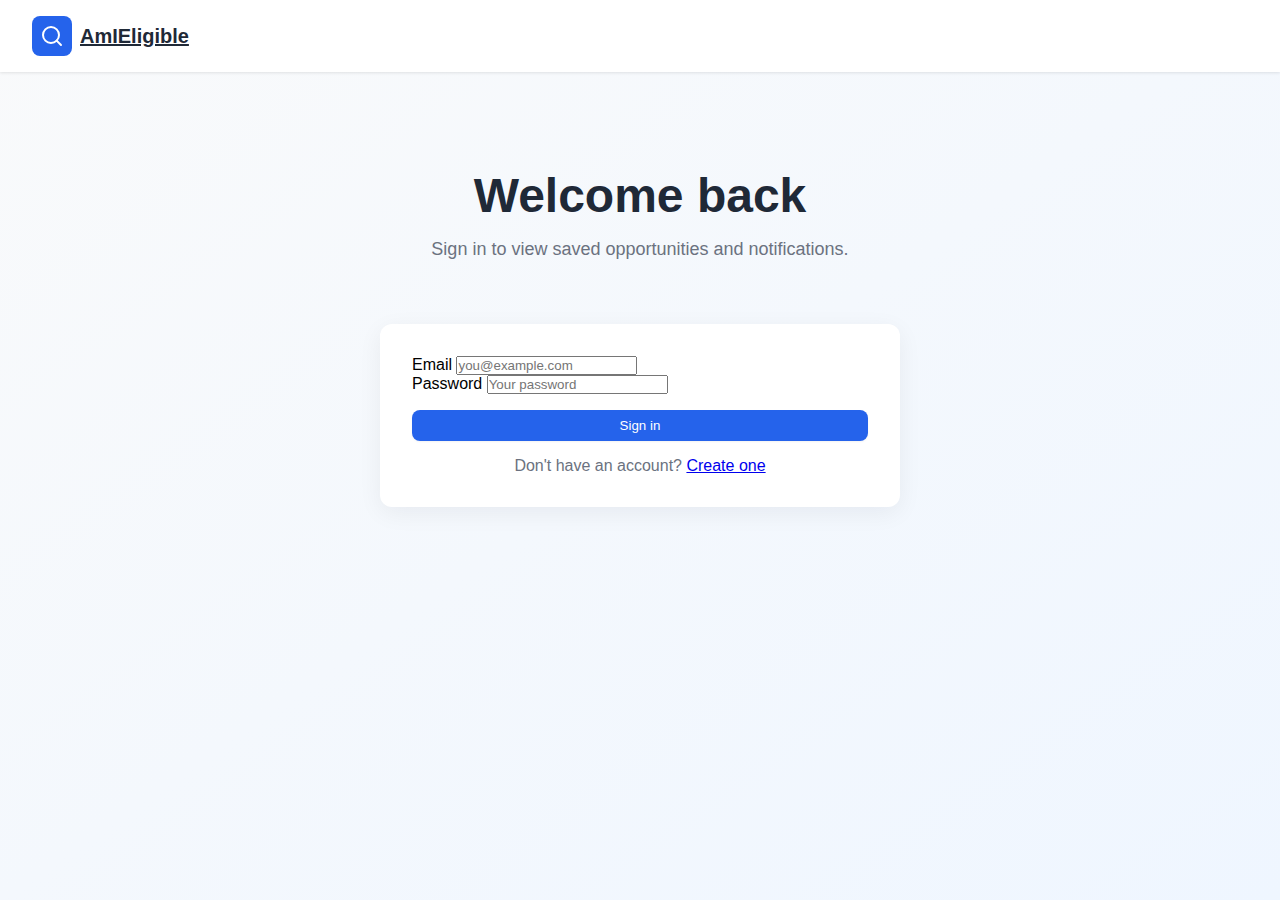
<file: login.html>
<!DOCTYPE html>
<html lang="en">
<head>
  <meta charset="utf-8" />
  <meta name="viewport" content="width=device-width,initial-scale=1" />
  <title>Login — AmIEligible</title>
  <link rel="stylesheet" href="style.css">
</head>
<body>
  <header class="header">
    <div class="header-container">
      <div class="logo-section">
        <div class="logo-icon">
          <svg class="search-icon" fill="none" stroke="currentColor" viewBox="0 0 24 24">
            <circle cx="11" cy="11" r="8" stroke-width="2"/>
            <path stroke-linecap="round" stroke-linejoin="round" stroke-width="2" d="M21 21l-4.35-4.35"/>
          </svg>
        </div>
        <a href="index.html" class="logo-text">AmIEligible</a>
      </div>
    </div>
  </header>

  <main class="main-content">
    <div class="title-section" style="margin-top:2rem;">
      <h1 class="main-title">Welcome back</h1>
      <p class="subtitle">Sign in to view saved opportunities and notifications.</p>
    </div>

    <form id="loginForm" class="auth-form" style="max-width:520px;margin:0 auto;background:#fff;padding:2rem;border-radius:12px;box-shadow:0 6px 24px rgba(15,23,42,0.06);">
      <label for="email">Email</label>
      <input id="email" name="email" type="email" required placeholder="you@example.com" /><br/>

      <label for="password">Password</label>
      <input id="password" name="password" type="password" required placeholder="Your password" />

      <button type="submit" class="btn-login" style="margin-top:1rem;width:100%;">Sign in</button>

      <p style="margin-top:1rem;text-align:center;color:#6b7280;">Don't have an account? <a href="signup.html">Create one</a></p>
    </form>
  </main>

  <script src="auth.js"></script>
</body>
</html>
</file>
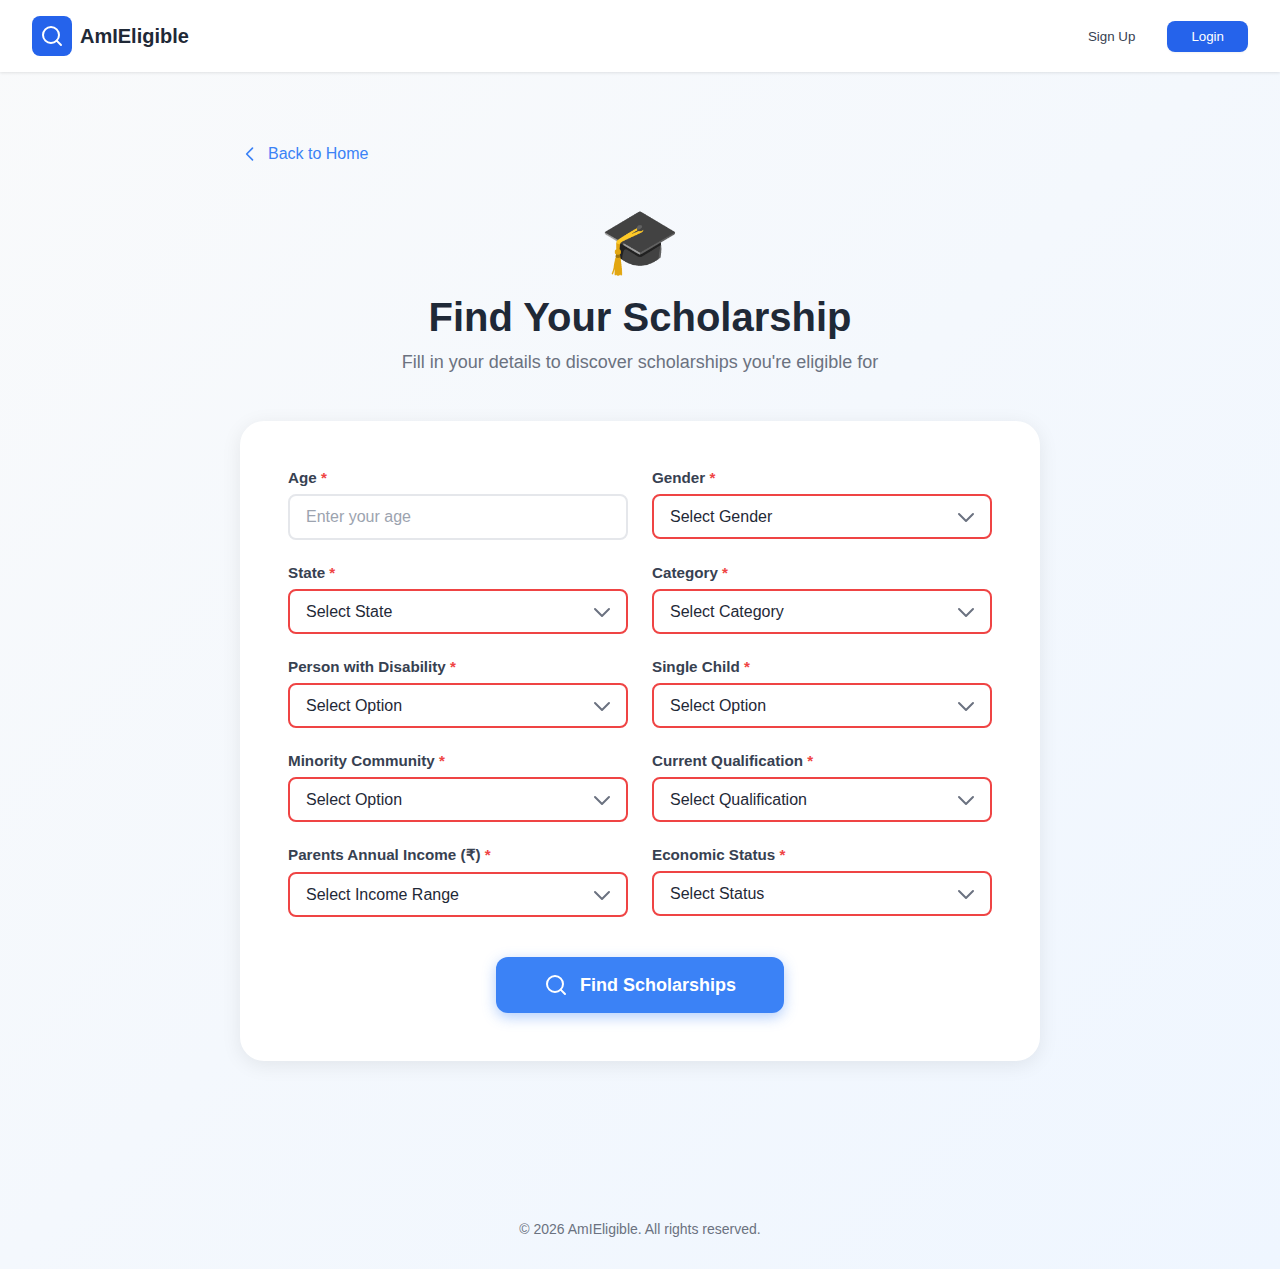
<file: scholarship.html>
<!DOCTYPE html>
<html lang="en">
<head>
    <meta charset="UTF-8">
    <meta name="viewport" content="width=device-width, initial-scale=1.0">
    <title>Scholarship Finder - Opportunity Finder</title>
    <link rel="stylesheet" href="style.css">
    <link rel="stylesheet" href="scholarship.css">
</head>
<body>
    <!-- Header -->
    <header class="header">
        <div class="header-container">
            <div class="logo-section">
                <div class="logo-icon">
                    <svg class="search-icon" fill="none" stroke="currentColor" viewBox="0 0 24 24">
                        <circle cx="11" cy="11" r="8" stroke-width="2"/>
                        <path stroke-linecap="round" stroke-linejoin="round" stroke-width="2" d="M21 21l-4.35-4.35"/>
                    </svg>
                </div>
                <span class="logo-text">AmIEligible</span>
            </div>
            <div class="auth-buttons">
                <button class="btn-signup">Sign Up</button>
                <button class="btn-login">Login</button>
            </div>
        </div>
    </header>

    <!-- Main Content -->
    <main class="main-content">
        <!-- Back Button -->
        <div class="back-button-container">
            <button class="btn-back" onclick="window.location.href='index.html'">
                <svg class="back-icon" fill="none" stroke="currentColor" viewBox="0 0 24 24">
                    <path stroke-linecap="round" stroke-linejoin="round" stroke-width="2" d="M15 19l-7-7 7-7"/>
                </svg>
                Back to Home
            </button>
        </div>

        <!-- Title Section -->
        <div class="form-title-section">
            <div class="form-icon">🎓</div>
            <h1 class="form-title">Find Your Scholarship</h1>
            <p class="form-subtitle">Fill in your details to discover scholarships you're eligible for</p>
        </div>

        <!-- Scholarship Form -->
        <div class="form-container">
            <form id="scholarshipForm" class="scholarship-form">
                <!-- Age -->
                <div class="form-group">
                    <label for="age" class="form-label">
                        Age <span class="required">*</span>
                    </label>
                    <input 
                        type="number" 
                        id="age" 
                        name="age" 
                        class="form-input" 
                        placeholder="Enter your age"
                        min="5"
                        max="100"
                        required
                    >
                </div>

                <!-- Gender -->
                <div class="form-group">
                    <label for="gender" class="form-label">
                        Gender <span class="required">*</span>
                    </label>
                    <select id="gender" name="gender" class="form-select" required>
                        <option value="">Select Gender</option>
                        <option value="male">Male</option>
                        <option value="female">Female</option>
                        <option value="other">Other</option>
                        <option value="prefer-not-to-say">Prefer not to say</option>
                    </select>
                </div>

                <!-- State -->
                <div class="form-group">
                    <label for="state" class="form-label">
                        State <span class="required">*</span>
                    </label>
                    <select id="state" name="state" class="form-select" required>
                        <option value="">Select State</option>
                        <option value="andhra-pradesh">Andhra Pradesh</option>
                        <option value="arunachal-pradesh">Arunachal Pradesh</option>
                        <option value="assam">Assam</option>
                        <option value="bihar">Bihar</option>
                        <option value="chhattisgarh">Chhattisgarh</option>
                        <option value="goa">Goa</option>
                        <option value="gujarat">Gujarat</option>
                        <option value="haryana">Haryana</option>
                        <option value="himachal-pradesh">Himachal Pradesh</option>
                        <option value="jharkhand">Jharkhand</option>
                        <option value="karnataka">Karnataka</option>
                        <option value="kerala">Kerala</option>
                        <option value="madhya-pradesh">Madhya Pradesh</option>
                        <option value="maharashtra">Maharashtra</option>
                        <option value="manipur">Manipur</option>
                        <option value="meghalaya">Meghalaya</option>
                        <option value="mizoram">Mizoram</option>
                        <option value="nagaland">Nagaland</option>
                        <option value="odisha">Odisha</option>
                        <option value="punjab">Punjab</option>
                        <option value="rajasthan">Rajasthan</option>
                        <option value="sikkim">Sikkim</option>
                        <option value="tamil-nadu">Tamil Nadu</option>
                        <option value="telangana">Telangana</option>
                        <option value="tripura">Tripura</option>
                        <option value="uttar-pradesh">Uttar Pradesh</option>
                        <option value="uttarakhand">Uttarakhand</option>
                        <option value="west-bengal">West Bengal</option>
                        <option value="delhi">Delhi</option>
                    </select>
                </div>

                <!-- Category -->
                <div class="form-group">
                    <label for="category" class="form-label">
                        Category <span class="required">*</span>
                    </label>
                    <select id="category" name="category" class="form-select" required>
                        <option value="">Select Category</option>
                        <option value="general">General</option>
                        <option value="obc">OBC (Other Backward Classes)</option>
                        <option value="sc">SC (Scheduled Caste)</option>
                        <option value="st">ST (Scheduled Tribe)</option>
                        <option value="ews">EWS (Economically Weaker Section)</option>
                    </select>
                </div>

                <!-- Disability -->
                <div class="form-group">
                    <label for="disability" class="form-label">
                        Person with Disability <span class="required">*</span>
                    </label>
                    <select id="disability" name="disability" class="form-select" required>
                        <option value="">Select Option</option>
                        <option value="no">No</option>
                        <option value="yes">Yes</option>
                    </select>
                </div>

                <!-- Single Child -->
                <div class="form-group">
                    <label for="singleChild" class="form-label">
                        Single Child <span class="required">*</span>
                    </label>
                    <select id="singleChild" name="singleChild" class="form-select" required>
                        <option value="">Select Option</option>
                        <option value="no">No</option>
                        <option value="yes">Yes</option>
                    </select>
                </div>

                <!-- Minority -->
                <div class="form-group">
                    <label for="minority" class="form-label">
                        Minority Community <span class="required">*</span>
                    </label>
                    <select id="minority" name="minority" class="form-select" required>
                        <option value="">Select Option</option>
                        <option value="no">No</option>
                        <option value="muslim">Muslim</option>
                        <option value="christian">Christian</option>
                        <option value="sikh">Sikh</option>
                        <option value="buddhist">Buddhist</option>
                        <option value="jain">Jain</option>
                        <option value="parsi">Parsi</option>
                    </select>
                </div>

                <!-- Qualification -->
                <div class="form-group">
                    <label for="qualification" class="form-label">
                        Current Qualification <span class="required">*</span>
                    </label>
                    <select id="qualification" name="qualification" class="form-select" required>
                        <option value="">Select Qualification</option>
                        <option value="below-10th">Below 10th</option>
                        <option value="10th">10th Pass</option>
                        <option value="12th">12th Pass</option>
                        <option value="diploma">Diploma</option>
                        <option value="undergraduate">Undergraduate (Pursuing/Completed)</option>
                        <option value="postgraduate">Postgraduate (Pursuing/Completed)</option>
                        <option value="phd">PhD (Pursuing/Completed)</option>
                    </select>
                </div>

                <!-- Parents Annual Income -->
                <div class="form-group">
                    <label for="income" class="form-label">
                        Parents Annual Income (₹) <span class="required">*</span>
                    </label>
                    <select id="income" name="income" class="form-select" required>
                        <option value="">Select Income Range</option>
                        <option value="0-100000">Below ₹1,00,000</option>
                        <option value="100000-250000">₹1,00,000 - ₹2,50,000</option>
                        <option value="250000-500000">₹2,50,000 - ₹5,00,000</option>
                        <option value="500000-800000">₹5,00,000 - ₹8,00,000</option>
                        <option value="800000-1000000">₹8,00,000 - ₹10,00,000</option>
                        <option value="above-1000000">Above ₹10,00,000</option>
                    </select>
                </div>

                <!-- BPL or APL -->
                <div class="form-group">
                    <label for="economicStatus" class="form-label">
                        Economic Status <span class="required">*</span>
                    </label>
                    <select id="economicStatus" name="economicStatus" class="form-select" required>
                        <option value="">Select Status</option>
                        <option value="bpl">BPL (Below Poverty Line)</option>
                        <option value="apl">APL (Above Poverty Line)</option>
                    </select>
                </div>

                <!-- Submit Button -->
                <div class="form-submit-section">
                    <button type="submit" class="btn-submit">
                        <svg class="search-icon-submit" fill="none" stroke="currentColor" viewBox="0 0 24 24">
                            <circle cx="11" cy="11" r="8" stroke-width="2"/>
                            <path stroke-linecap="round" stroke-linejoin="round" stroke-width="2" d="M21 21l-4.35-4.35"/>
                        </svg>
                        Find Scholarships
                    </button>
                </div>
            </form>
        </div>

        <!-- Results Section -->
        <div id="results" class="results-section" style="display: none;">
            <div class="results-header">
                <h2 class="results-title">Scholarships Found For You</h2>
                <p class="results-subtitle" id="resultsCount"></p>
            </div>
            <div id="scholarshipsContainer" class="scholarships-container">
                <!-- Scholarships will be dynamically inserted here -->
            </div>
        </div>
    </main>

    <!-- Footer -->
    <footer class="footer">
        <p>&copy; 2026 AmIEligible. All rights reserved.</p>
    </footer>

    <script src="scholarship.js"></script>
</body>
</html>
</file>
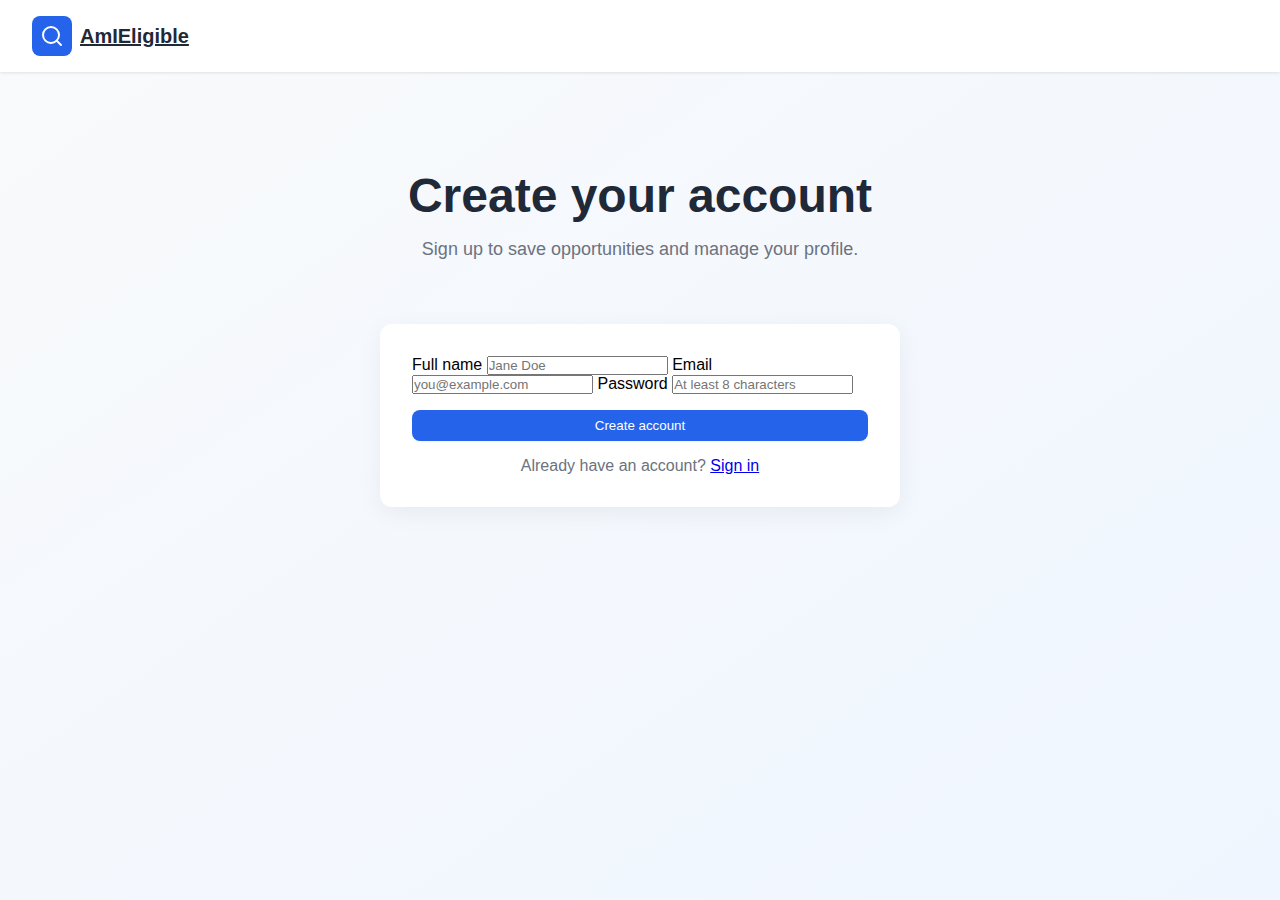
<file: signup.html>
<!DOCTYPE html>
<html lang="en">
<head>
  <meta charset="utf-8" />
  <meta name="viewport" content="width=device-width,initial-scale=1" />
  <title>Sign Up — AmIEligible</title>
  <link rel="stylesheet" href="style.css">
</head>
<body>
  <header class="header">
    <div class="header-container">
      <div class="logo-section">
        <div class="logo-icon">
          <svg class="search-icon" fill="none" stroke="currentColor" viewBox="0 0 24 24">
            <circle cx="11" cy="11" r="8" stroke-width="2"/>
            <path stroke-linecap="round" stroke-linejoin="round" stroke-width="2" d="M21 21l-4.35-4.35"/>
          </svg>
        </div>
        <a href="index.html" class="logo-text">AmIEligible</a>
      </div>
    </div>
  </header>

  <main class="main-content">
    <div class="title-section" style="margin-top:2rem;">
      <h1 class="main-title">Create your account</h1>
      <p class="subtitle">Sign up to save opportunities and manage your profile.</p>
    </div>

    <form id="signupForm" class="auth-form" style="max-width:520px;margin:0 auto;background:#fff;padding:2rem;border-radius:12px;box-shadow:0 6px 24px rgba(15,23,42,0.06);">
      <label for="name">Full name</label>
      <input id="name" name="name" required placeholder="Jane Doe" />

      <label for="email">Email</label>
      <input id="email" name="email" type="email" required placeholder="you@example.com" />

      <label for="password">Password</label>
      <input id="password" name="password" type="password" required placeholder="At least 8 characters" />

      

      <button type="submit" class="btn-login" style="margin-top:1rem;width:100%;">Create account</button>

      <p style="margin-top:1rem;text-align:center;color:#6b7280;">Already have an account? <a href="login.html">Sign in</a></p>
    </form>
  </main>

  <script src="auth.js"></script>
</body>
</html>
</file>
<file: applications.css>
/* Scholarship Form Specific Styles */

.back-button-container {
    max-width: 800px;
    margin: 0 auto 2rem auto;
}

.btn-back {
    display: flex;
    align-items: center;
    gap: 0.5rem;
    background: transparent;
    border: none;
    color: #3b82f6;
    font-size: 1rem;
    font-weight: 500;
    cursor: pointer;
    transition: all 0.2s;
    padding: 0.5rem 0;
}

.btn-back:hover {
    color: #2563eb;
    transform: translateX(-4px);
}

.back-icon {
    width: 20px;
    height: 20px;
}

/* Form Title Section */
.form-title-section {
    text-align: center;
    margin-bottom: 3rem;
}

.form-icon {
    font-size: 4rem;
    margin-bottom: 1rem;
}

.form-title {
    font-size: 2.5rem;
    font-weight: 700;
    color: #1f2937;
    margin-bottom: 0.75rem;
}

.form-subtitle {
    font-size: 1.125rem;
    color: #6b7280;
}

/* Form Container */
.form-container {
    max-width: 800px;
    margin: 0 auto;
    background: white;
    padding: 3rem;
    border-radius: 1.5rem;
    box-shadow: 0 4px 20px rgba(0, 0, 0, 0.08);
}

.scholarship-form {
    display: grid;
    grid-template-columns: repeat(2, 1fr);
    gap: 1.5rem;
}

/* Form Groups */
.form-group {
    display: flex;
    flex-direction: column;
}

.form-group.full-width {
    grid-column: 1 / -1;
}

.form-label {
    font-size: 0.95rem;
    font-weight: 600;
    color: #374151;
    margin-bottom: 0.5rem;
}

.required {
    color: #ef4444;
}

/* Form Inputs */
.form-input,
.form-select {
    padding: 0.75rem 1rem;
    border: 2px solid #e5e7eb;
    border-radius: 0.5rem;
    font-size: 1rem;
    color: #1f2937;
    transition: all 0.2s;
    background-color: white;
}

.form-input:focus,
.form-select:focus {
    outline: none;
    border-color: #3b82f6;
    box-shadow: 0 0 0 3px rgba(59, 130, 246, 0.1);
}

.form-input::placeholder {
    color: #9ca3af;
}

.form-select {
    cursor: pointer;
    appearance: none;
    background-image: url("data:image/svg+xml,%3Csvg xmlns='http://www.w3.org/2000/svg' fill='none' viewBox='0 0 24 24' stroke='%236b7280'%3E%3Cpath stroke-linecap='round' stroke-linejoin='round' stroke-width='2' d='M19 9l-7 7-7-7'%3E%3C/path%3E%3C/svg%3E");
    background-repeat: no-repeat;
    background-position: right 0.75rem center;
    background-size: 1.5rem;
    padding-right: 2.5rem;
}

/* Submit Section */
.form-submit-section {
    grid-column: 1 / -1;
    margin-top: 1rem;
    display: flex;
    justify-content: center;
}

.btn-submit {
    background-color: #3b82f6;
    color: white;
    padding: 1rem 3rem;
    border: none;
    border-radius: 0.75rem;
    font-size: 1.125rem;
    font-weight: 600;
    cursor: pointer;
    display: flex;
    align-items: center;
    gap: 0.75rem;
    transition: all 0.3s;
    box-shadow: 0 4px 14px rgba(59, 130, 246, 0.4);
}

.btn-submit:hover {
    background-color: #2563eb;
    transform: translateY(-2px);
    box-shadow: 0 6px 20px rgba(59, 130, 246, 0.5);
}

.btn-submit:active {
    transform: translateY(0);
}

.search-icon-submit {
    width: 24px;
    height: 24px;
}

/* Footer */
.footer {
    text-align: center;
    padding: 2rem;
    color: #6b7280;
    font-size: 0.875rem;
    margin-top: 4rem;
}

/* Validation Styles */
.form-input:invalid:not(:placeholder-shown),
.form-select:invalid:not(:placeholder-shown) {
    border-color: #ef4444;
}

.form-input:valid,
.form-select:valid {
    border-color: #10b981;
}

/* Loading State */
.btn-submit.loading {
    opacity: 0.7;
    cursor: not-allowed;
}

.btn-submit.loading::after {
    content: "";
    width: 16px;
    height: 16px;
    border: 2px solid #ffffff;
    border-top-color: transparent;
    border-radius: 50%;
    animation: spin 0.6s linear infinite;
    margin-left: 0.5rem;
}

@keyframes spin {
    to {
        transform: rotate(360deg);
    }
}

/* Responsive Design */
@media (max-width: 768px) {
    .form-container {
        padding: 2rem 1.5rem;
    }

    .scholarship-form {
        grid-template-columns: 1fr;
        gap: 1.25rem;
    }

    .form-title {
        font-size: 2rem;
    }

    .form-subtitle {
        font-size: 1rem;
    }

    .form-icon {
        font-size: 3rem;
    }

    .btn-submit {
        width: 100%;
        justify-content: center;
    }
}

@media (max-width: 480px) {
    .main-content {
        padding: 2rem 1rem;
    }

    .form-container {
        padding: 1.5rem 1rem;
    }

    .form-title-section {
        margin-bottom: 2rem;
    }

    .form-title {
        font-size: 1.5rem;
    }

    .btn-submit {
        padding: 0.875rem 2rem;
        font-size: 1rem;
    }
}

/* Accessibility */
.form-input:focus-visible,
.form-select:focus-visible,
.btn-submit:focus-visible,
.btn-back:focus-visible {
    outline: 2px solid #3b82f6;
    outline-offset: 2px;
}

/* Results Section Styles */
.results-section {
    max-width: 900px;
    margin: 3rem auto 0;
    padding: 2rem;
    background: linear-gradient(135deg, #cffafe 0%, #a5f3fc 100%);
    border-radius: 1.5rem;
    scroll-margin-top: 8rem;
}

.results-header {
    text-align: center;
    margin-bottom: 2.5rem;
}

.results-title {
    font-size: 2rem;
    font-weight: 700;
    color: #1f2937;
    margin-bottom: 0.75rem;
}

.results-subtitle {
    font-size: 1.125rem;
    color: #6b7280;
    font-weight: 500;
}

.applications-container {
    display: grid;
    gap: 1.5rem;
}

.application-card {
    background: white;
    border: 1px solid #e5e7eb;
    border-radius: 0.75rem;
    padding: 1.5rem;
    box-shadow: 0 1px 3px rgba(0, 0, 0, 0.1);
    transition: all 0.3s ease;
}

.application-card:hover {
    box-shadow: 0 10px 25px rgba(0, 0, 0, 0.1);
    transform: translateY(-2px);
}

@media (max-width: 768px) {
    .results-section {
        padding: 1.5rem;
        margin: 2rem auto 0;
    }

    .results-title {
        font-size: 1.5rem;
    }

    .application-card {
        padding: 1rem;
    }
}

/* Print Styles */
@media print {
    .header,
    .footer,
    .btn-back,
    .btn-submit {
        display: none;
    }

    .form-container {
        box-shadow: none;
        border: 1px solid #e5e7eb;
    }
    
    .results-section {
        background: white;
        border: 1px solid #e5e7eb;
    }
}
</file>
<file: exams.css>
/* Scholarship Form Specific Styles */

.back-button-container {
    max-width: 800px;
    margin: 0 auto 2rem auto;
}

.btn-back {
    display: flex;
    align-items: center;
    gap: 0.5rem;
    background: transparent;
    border: none;
    color: #3b82f6;
    font-size: 1rem;
    font-weight: 500;
    cursor: pointer;
    transition: all 0.2s;
    padding: 0.5rem 0;
}

.btn-back:hover {
    color: #2563eb;
    transform: translateX(-4px);
}

.back-icon {
    width: 20px;
    height: 20px;
}

/* Form Title Section */
.form-title-section {
    text-align: center;
    margin-bottom: 3rem;
}

.form-icon {
    font-size: 4rem;
    margin-bottom: 1rem;
}

.form-title {
    font-size: 2.5rem;
    font-weight: 700;
    color: #1f2937;
    margin-bottom: 0.75rem;
}

.form-subtitle {
    font-size: 1.125rem;
    color: #6b7280;
}

/* Form Container */
.form-container {
    max-width: 800px;
    margin: 0 auto;
    background: white;
    padding: 3rem;
    border-radius: 1.5rem;
    box-shadow: 0 4px 20px rgba(0, 0, 0, 0.08);
}

.scholarship-form {
    display: grid;
    grid-template-columns: repeat(2, 1fr);
    gap: 1.5rem;
}

/* Form Groups */
.form-group {
    display: flex;
    flex-direction: column;
}

.form-label {
    font-size: 0.95rem;
    font-weight: 600;
    color: #374151;
    margin-bottom: 0.5rem;
}

.required {
    color: #ef4444;
}

/* Form Inputs */
.form-input,
.form-select {
    padding: 0.75rem 1rem;
    border: 2px solid #e5e7eb;
    border-radius: 0.5rem;
    font-size: 1rem;
    color: #1f2937;
    transition: all 0.2s;
    background-color: white;
}

.form-input:focus,
.form-select:focus {
    outline: none;
    border-color: #3b82f6;
    box-shadow: 0 0 0 3px rgba(59, 130, 246, 0.1);
}

.form-input::placeholder {
    color: #9ca3af;
}

.form-select {
    cursor: pointer;
    appearance: none;
    background-image: url("data:image/svg+xml,%3Csvg xmlns='http://www.w3.org/2000/svg' fill='none' viewBox='0 0 24 24' stroke='%236b7280'%3E%3Cpath stroke-linecap='round' stroke-linejoin='round' stroke-width='2' d='M19 9l-7 7-7-7'%3E%3C/path%3E%3C/svg%3E");
    background-repeat: no-repeat;
    background-position: right 0.75rem center;
    background-size: 1.5rem;
    padding-right: 2.5rem;
}

/* Submit Section */
.form-submit-section {
    grid-column: 1 / -1;
    margin-top: 1rem;
    display: flex;
    justify-content: center;
}

.btn-submit {
    background-color: #3b82f6;
    color: white;
    padding: 1rem 3rem;
    border: none;
    border-radius: 0.75rem;
    font-size: 1.125rem;
    font-weight: 600;
    cursor: pointer;
    display: flex;
    align-items: center;
    gap: 0.75rem;
    transition: all 0.3s;
    box-shadow: 0 4px 14px rgba(59, 130, 246, 0.4);
}

.btn-submit:hover {
    background-color: #2563eb;
    transform: translateY(-2px);
    box-shadow: 0 6px 20px rgba(59, 130, 246, 0.5);
}

.btn-submit:active {
    transform: translateY(0);
}

.search-icon-submit {
    width: 24px;
    height: 24px;
}

/* Footer */
.footer {
    text-align: center;
    padding: 2rem;
    color: #6b7280;
    font-size: 0.875rem;
    margin-top: 4rem;
}

/* Validation Styles */
.form-input:invalid:not(:placeholder-shown),
.form-select:invalid:not(:placeholder-shown) {
    border-color: #ef4444;
}

.form-input:valid,
.form-select:valid {
    border-color: #10b981;
}

/* Loading State */
.btn-submit.loading {
    opacity: 0.7;
    cursor: not-allowed;
}

.btn-submit.loading::after {
    content: "";
    width: 16px;
    height: 16px;
    border: 2px solid #ffffff;
    border-top-color: transparent;
    border-radius: 50%;
    animation: spin 0.6s linear infinite;
    margin-left: 0.5rem;
}

@keyframes spin {
    to {
        transform: rotate(360deg);
    }
}

/* Responsive Design */
@media (max-width: 768px) {
    .form-container {
        padding: 2rem 1.5rem;
    }

    .scholarship-form {
        grid-template-columns: 1fr;
        gap: 1.25rem;
    }

    .form-title {
        font-size: 2rem;
    }

    .form-subtitle {
        font-size: 1rem;
    }

    .form-icon {
        font-size: 3rem;
    }

    .btn-submit {
        width: 100%;
        justify-content: center;
    }
}

@media (max-width: 480px) {
    .main-content {
        padding: 2rem 1rem;
    }

    .form-container {
        padding: 1.5rem 1rem;
    }

    .form-title-section {
        margin-bottom: 2rem;
    }

    .form-title {
        font-size: 1.5rem;
    }

    .btn-submit {
        padding: 0.875rem 2rem;
        font-size: 1rem;
    }
}

/* Accessibility */
.form-input:focus-visible,
.form-select:focus-visible,
.btn-submit:focus-visible,
.btn-back:focus-visible {
    outline: 2px solid #3b82f6;
    outline-offset: 2px;
}

/* Results Section Styles */
.results-section {
    max-width: 900px;
    margin: 3rem auto 0;
    padding: 2rem;
    background: linear-gradient(135deg, #fef3c7 0%, #fde68a 100%);
    border-radius: 1.5rem;
    scroll-margin-top: 8rem;
}

.results-header {
    text-align: center;
    margin-bottom: 2.5rem;
}

.results-title {
    font-size: 2rem;
    font-weight: 700;
    color: #1f2937;
    margin-bottom: 0.75rem;
}

.results-subtitle {
    font-size: 1.125rem;
    color: #6b7280;
    font-weight: 500;
}

.exams-container {
    display: grid;
    gap: 1.5rem;
}

.exam-card {
    background: white;
    border: 1px solid #e5e7eb;
    border-radius: 0.75rem;
    padding: 1.5rem;
    box-shadow: 0 1px 3px rgba(0, 0, 0, 0.1);
    transition: all 0.3s ease;
}

.exam-card:hover {
    box-shadow: 0 10px 25px rgba(0, 0, 0, 0.1);
    transform: translateY(-2px);
}

@media (max-width: 768px) {
    .results-section {
        padding: 1.5rem;
        margin: 2rem auto 0;
    }

    .results-title {
        font-size: 1.5rem;
    }

    .exam-card {
        padding: 1rem;
    }
}

/* Print Styles */
@media print {
    .header,
    .footer,
    .btn-back,
    .btn-submit {
        display: none;
    }

    .form-container {
        box-shadow: none;
        border: 1px solid #e5e7eb;
    }
    
    .results-section {
        background: white;
        border: 1px solid #e5e7eb;
    }
}
</file>
<file: government.css>
/* Scholarship Form Specific Styles */

.back-button-container {
    max-width: 800px;
    margin: 0 auto 2rem auto;
}

.btn-back {
    display: flex;
    align-items: center;
    gap: 0.5rem;
    background: transparent;
    border: none;
    color: #3b82f6;
    font-size: 1rem;
    font-weight: 500;
    cursor: pointer;
    transition: all 0.2s;
    padding: 0.5rem 0;
}

.btn-back:hover {
    color: #2563eb;
    transform: translateX(-4px);
}

.back-icon {
    width: 20px;
    height: 20px;
}

/* Form Title Section */
.form-title-section {
    text-align: center;
    margin-bottom: 3rem;
}

.form-icon {
    font-size: 4rem;
    margin-bottom: 1rem;
}

.form-title {
    font-size: 2.5rem;
    font-weight: 700;
    color: #1f2937;
    margin-bottom: 0.75rem;
}

.form-subtitle {
    font-size: 1.125rem;
    color: #6b7280;
}

/* Form Container */
.form-container {
    max-width: 800px;
    margin: 0 auto;
    background: white;
    padding: 3rem;
    border-radius: 1.5rem;
    box-shadow: 0 4px 20px rgba(0, 0, 0, 0.08);
}

.scholarship-form {
    display: grid;
    grid-template-columns: repeat(2, 1fr);
    gap: 1.5rem;
}

/* Form Groups */
.form-group {
    display: flex;
    flex-direction: column;
}

.form-label {
    font-size: 0.95rem;
    font-weight: 600;
    color: #374151;
    margin-bottom: 0.5rem;
}

.required {
    color: #ef4444;
}

/* Form Inputs */
.form-input,
.form-select {
    padding: 0.75rem 1rem;
    border: 2px solid #e5e7eb;
    border-radius: 0.5rem;
    font-size: 1rem;
    color: #1f2937;
    transition: all 0.2s;
    background-color: white;
}

.form-input:focus,
.form-select:focus {
    outline: none;
    border-color: #3b82f6;
    box-shadow: 0 0 0 3px rgba(59, 130, 246, 0.1);
}

.form-input::placeholder {
    color: #9ca3af;
}

.form-select {
    cursor: pointer;
    appearance: none;
    background-image: url("data:image/svg+xml,%3Csvg xmlns='http://www.w3.org/2000/svg' fill='none' viewBox='0 0 24 24' stroke='%236b7280'%3E%3Cpath stroke-linecap='round' stroke-linejoin='round' stroke-width='2' d='M19 9l-7 7-7-7'%3E%3C/path%3E%3C/svg%3E");
    background-repeat: no-repeat;
    background-position: right 0.75rem center;
    background-size: 1.5rem;
    padding-right: 2.5rem;
}

/* Submit Section */
.form-submit-section {
    grid-column: 1 / -1;
    margin-top: 1rem;
    display: flex;
    justify-content: center;
}

.btn-submit {
    background-color: #3b82f6;
    color: white;
    padding: 1rem 3rem;
    border: none;
    border-radius: 0.75rem;
    font-size: 1.125rem;
    font-weight: 600;
    cursor: pointer;
    display: flex;
    align-items: center;
    gap: 0.75rem;
    transition: all 0.3s;
    box-shadow: 0 4px 14px rgba(59, 130, 246, 0.4);
}

.btn-submit:hover {
    background-color: #2563eb;
    transform: translateY(-2px);
    box-shadow: 0 6px 20px rgba(59, 130, 246, 0.5);
}

.btn-submit:active {
    transform: translateY(0);
}

.search-icon-submit {
    width: 24px;
    height: 24px;
}

/* Footer */
.footer {
    text-align: center;
    padding: 2rem;
    color: #6b7280;
    font-size: 0.875rem;
    margin-top: 4rem;
}

/* Validation Styles */
.form-input:invalid:not(:placeholder-shown),
.form-select:invalid:not(:placeholder-shown) {
    border-color: #ef4444;
}

.form-input:valid,
.form-select:valid {
    border-color: #10b981;
}

/* Loading State */
.btn-submit.loading {
    opacity: 0.7;
    cursor: not-allowed;
}

.btn-submit.loading::after {
    content: "";
    width: 16px;
    height: 16px;
    border: 2px solid #ffffff;
    border-top-color: transparent;
    border-radius: 50%;
    animation: spin 0.6s linear infinite;
    margin-left: 0.5rem;
}

@keyframes spin {
    to {
        transform: rotate(360deg);
    }
}

/* Responsive Design */
@media (max-width: 768px) {
    .form-container {
        padding: 2rem 1.5rem;
    }

    .scholarship-form {
        grid-template-columns: 1fr;
        gap: 1.25rem;
    }

    .form-title {
        font-size: 2rem;
    }

    .form-subtitle {
        font-size: 1rem;
    }

    .form-icon {
        font-size: 3rem;
    }

    .btn-submit {
        width: 100%;
        justify-content: center;
    }
}

@media (max-width: 480px) {
    .main-content {
        padding: 2rem 1rem;
    }

    .form-container {
        padding: 1.5rem 1rem;
    }

    .form-title-section {
        margin-bottom: 2rem;
    }

    .form-title {
        font-size: 1.5rem;
    }

    .btn-submit {
        padding: 0.875rem 2rem;
        font-size: 1rem;
    }
}

/* Accessibility */
.form-input:focus-visible,
.form-select:focus-visible,
.btn-submit:focus-visible,
.btn-back:focus-visible {
    outline: 2px solid #3b82f6;
    outline-offset: 2px;
}

/* Print Styles */
@media print {
    .header,
    .footer,
    .btn-back,
    .btn-submit {
        display: none;
    }

    .form-container {
        box-shadow: none;
        border: 1px solid #e5e7eb;
    }
}
</file>
<file: jobs.css>
/* Scholarship Form Specific Styles */

.back-button-container {
    max-width: 800px;
    margin: 0 auto 2rem auto;
}

.btn-back {
    display: flex;
    align-items: center;
    gap: 0.5rem;
    background: transparent;
    border: none;
    color: #3b82f6;
    font-size: 1rem;
    font-weight: 500;
    cursor: pointer;
    transition: all 0.2s;
    padding: 0.5rem 0;
}

.btn-back:hover {
    color: #2563eb;
    transform: translateX(-4px);
}

.back-icon {
    width: 20px;
    height: 20px;
}

/* Form Title Section */
.form-title-section {
    text-align: center;
    margin-bottom: 3rem;
}

.form-icon {
    font-size: 4rem;
    margin-bottom: 1rem;
}

.form-title {
    font-size: 2.5rem;
    font-weight: 700;
    color: #1f2937;
    margin-bottom: 0.75rem;
}

.form-subtitle {
    font-size: 1.125rem;
    color: #6b7280;
}

/* Form Container */
.form-container {
    max-width: 800px;
    margin: 0 auto;
    background: white;
    padding: 3rem;
    border-radius: 1.5rem;
    box-shadow: 0 4px 20px rgba(0, 0, 0, 0.08);
}

.scholarship-form {
    display: grid;
    grid-template-columns: repeat(2, 1fr);
    gap: 1.5rem;
}

/* Form Groups */
.form-group {
    display: flex;
    flex-direction: column;
}

.form-group.full-width {
    grid-column: 1 / -1;
}

.form-hint {
    font-size: 0.875rem;
    color: #6b7280;
    margin-top: 0.25rem;
}

.form-label {
    font-size: 0.95rem;
    font-weight: 600;
    color: #374151;
    margin-bottom: 0.5rem;
}

.required {
    color: #ef4444;
}

/* Form Inputs */
.form-input,
.form-select {
    padding: 0.75rem 1rem;
    border: 2px solid #e5e7eb;
    border-radius: 0.5rem;
    font-size: 1rem;
    color: #1f2937;
    transition: all 0.2s;
    background-color: white;
}

.form-input:focus,
.form-select:focus {
    outline: none;
    border-color: #3b82f6;
    box-shadow: 0 0 0 3px rgba(59, 130, 246, 0.1);
}

.form-input::placeholder {
    color: #9ca3af;
}

.form-select {
    cursor: pointer;
    appearance: none;
    background-image: url("data:image/svg+xml,%3Csvg xmlns='http://www.w3.org/2000/svg' fill='none' viewBox='0 0 24 24' stroke='%236b7280'%3E%3Cpath stroke-linecap='round' stroke-linejoin='round' stroke-width='2' d='M19 9l-7 7-7-7'%3E%3C/path%3E%3C/svg%3E");
    background-repeat: no-repeat;
    background-position: right 0.75rem center;
    background-size: 1.5rem;
    padding-right: 2.5rem;
}

/* Submit Section */
.form-submit-section {
    grid-column: 1 / -1;
    margin-top: 1rem;
    display: flex;
    justify-content: center;
}

.btn-submit {
    background-color: #3b82f6;
    color: white;
    padding: 1rem 3rem;
    border: none;
    border-radius: 0.75rem;
    font-size: 1.125rem;
    font-weight: 600;
    cursor: pointer;
    display: flex;
    align-items: center;
    gap: 0.75rem;
    transition: all 0.3s;
    box-shadow: 0 4px 14px rgba(59, 130, 246, 0.4);
}

.btn-submit:hover {
    background-color: #2563eb;
    transform: translateY(-2px);
    box-shadow: 0 6px 20px rgba(59, 130, 246, 0.5);
}

.btn-submit:active {
    transform: translateY(0);
}

.search-icon-submit {
    width: 24px;
    height: 24px;
}

/* Footer */
.footer {
    text-align: center;
    padding: 2rem;
    color: #6b7280;
    font-size: 0.875rem;
    margin-top: 4rem;
}

/* Validation Styles */
.form-input:invalid:not(:placeholder-shown),
.form-select:invalid:not(:placeholder-shown) {
    border-color: #ef4444;
}

.form-input:valid,
.form-select:valid {
    border-color: #10b981;
}

/* Loading State */
.btn-submit.loading {
    opacity: 0.7;
    cursor: not-allowed;
}

.btn-submit.loading::after {
    content: "";
    width: 16px;
    height: 16px;
    border: 2px solid #ffffff;
    border-top-color: transparent;
    border-radius: 50%;
    animation: spin 0.6s linear infinite;
    margin-left: 0.5rem;
}

@keyframes spin {
    to {
        transform: rotate(360deg);
    }
}

/* Responsive Design */
@media (max-width: 768px) {
    .form-container {
        padding: 2rem 1.5rem;
    }

    .scholarship-form {
        grid-template-columns: 1fr;
        gap: 1.25rem;
    }

    .form-title {
        font-size: 2rem;
    }

    .form-subtitle {
        font-size: 1rem;
    }

    .form-icon {
        font-size: 3rem;
    }

    .btn-submit {
        width: 100%;
        justify-content: center;
    }
}

@media (max-width: 480px) {
    .main-content {
        padding: 2rem 1rem;
    }

    .form-container {
        padding: 1.5rem 1rem;
    }

    .form-title-section {
        margin-bottom: 2rem;
    }

    .form-title {
        font-size: 1.5rem;
    }

    .btn-submit {
        padding: 0.875rem 2rem;
        font-size: 1rem;
    }
}

/* Accessibility */
.form-input:focus-visible,
.form-select:focus-visible,
.btn-submit:focus-visible,
.btn-back:focus-visible {
    outline: 2px solid #3b82f6;
    outline-offset: 2px;
}

/* Print Styles */
@media print {
    .header,
    .footer,
    .btn-back,
    .btn-submit {
        display: none;
    }

    .form-container {
        box-shadow: none;
        border: 1px solid #e5e7eb;
    }
}
</file>
<file: scholarship.css>
/* Scholarship Form Specific Styles */

.back-button-container {
    max-width: 800px;
    margin: 0 auto 2rem auto;
}

.btn-back {
    display: flex;
    align-items: center;
    gap: 0.5rem;
    background: transparent;
    border: none;
    color: #3b82f6;
    font-size: 1rem;
    font-weight: 500;
    cursor: pointer;
    transition: all 0.2s;
    padding: 0.5rem 0;
}

.btn-back:hover {
    color: #2563eb;
    transform: translateX(-4px);
}

.back-icon {
    width: 20px;
    height: 20px;
}

/* Form Title Section */
.form-title-section {
    text-align: center;
    margin-bottom: 3rem;
}

.form-icon {
    font-size: 4rem;
    margin-bottom: 1rem;
}

.form-title {
    font-size: 2.5rem;
    font-weight: 700;
    color: #1f2937;
    margin-bottom: 0.75rem;
}

.form-subtitle {
    font-size: 1.125rem;
    color: #6b7280;
}

/* Form Container */
.form-container {
    max-width: 800px;
    margin: 0 auto;
    background: white;
    padding: 3rem;
    border-radius: 1.5rem;
    box-shadow: 0 4px 20px rgba(0, 0, 0, 0.08);
}

.scholarship-form {
    display: grid;
    grid-template-columns: repeat(2, 1fr);
    gap: 1.5rem;
}

/* Form Groups */
.form-group {
    display: flex;
    flex-direction: column;
}

.form-label {
    font-size: 0.95rem;
    font-weight: 600;
    color: #374151;
    margin-bottom: 0.5rem;
}

.required {
    color: #ef4444;
}

/* Form Inputs */
.form-input,
.form-select {
    padding: 0.75rem 1rem;
    border: 2px solid #e5e7eb;
    border-radius: 0.5rem;
    font-size: 1rem;
    color: #1f2937;
    transition: all 0.2s;
    background-color: white;
}

.form-input:focus,
.form-select:focus {
    outline: none;
    border-color: #3b82f6;
    box-shadow: 0 0 0 3px rgba(59, 130, 246, 0.1);
}

.form-input::placeholder {
    color: #9ca3af;
}

.form-select {
    cursor: pointer;
    appearance: none;
    background-image: url("data:image/svg+xml,%3Csvg xmlns='http://www.w3.org/2000/svg' fill='none' viewBox='0 0 24 24' stroke='%236b7280'%3E%3Cpath stroke-linecap='round' stroke-linejoin='round' stroke-width='2' d='M19 9l-7 7-7-7'%3E%3C/path%3E%3C/svg%3E");
    background-repeat: no-repeat;
    background-position: right 0.75rem center;
    background-size: 1.5rem;
    padding-right: 2.5rem;
}

/* Submit Section */
.form-submit-section {
    grid-column: 1 / -1;
    margin-top: 1rem;
    display: flex;
    justify-content: center;
}

.btn-submit {
    background-color: #3b82f6;
    color: white;
    padding: 1rem 3rem;
    border: none;
    border-radius: 0.75rem;
    font-size: 1.125rem;
    font-weight: 600;
    cursor: pointer;
    display: flex;
    align-items: center;
    gap: 0.75rem;
    transition: all 0.3s;
    box-shadow: 0 4px 14px rgba(59, 130, 246, 0.4);
}

.btn-submit:hover {
    background-color: #2563eb;
    transform: translateY(-2px);
    box-shadow: 0 6px 20px rgba(59, 130, 246, 0.5);
}

.btn-submit:active {
    transform: translateY(0);
}

.search-icon-submit {
    width: 24px;
    height: 24px;
}

/* Footer */
.footer {
    text-align: center;
    padding: 2rem;
    color: #6b7280;
    font-size: 0.875rem;
    margin-top: 4rem;
}

/* Validation Styles */
.form-input:invalid:not(:placeholder-shown),
.form-select:invalid:not(:placeholder-shown) {
    border-color: #ef4444;
}

.form-input:valid,
.form-select:valid {
    border-color: #10b981;
}

/* Loading State */
.btn-submit.loading {
    opacity: 0.7;
    cursor: not-allowed;
}

.btn-submit.loading::after {
    content: "";
    width: 16px;
    height: 16px;
    border: 2px solid #ffffff;
    border-top-color: transparent;
    border-radius: 50%;
    animation: spin 0.6s linear infinite;
    margin-left: 0.5rem;
}

@keyframes spin {
    to {
        transform: rotate(360deg);
    }
}

/* Responsive Design */
@media (max-width: 768px) {
    .form-container {
        padding: 2rem 1.5rem;
    }

    .scholarship-form {
        grid-template-columns: 1fr;
        gap: 1.25rem;
    }

    .form-title {
        font-size: 2rem;
    }

    .form-subtitle {
        font-size: 1rem;
    }

    .form-icon {
        font-size: 3rem;
    }

    .btn-submit {
        width: 100%;
        justify-content: center;
    }
}

@media (max-width: 480px) {
    .main-content {
        padding: 2rem 1rem;
    }

    .form-container {
        padding: 1.5rem 1rem;
    }

    .form-title-section {
        margin-bottom: 2rem;
    }

    .form-title {
        font-size: 1.5rem;
    }

    .btn-submit {
        padding: 0.875rem 2rem;
        font-size: 1rem;
    }
}

/* Accessibility */
.form-input:focus-visible,
.form-select:focus-visible,
.btn-submit:focus-visible,
.btn-back:focus-visible {
    outline: 2px solid #3b82f6;
    outline-offset: 2px;
}

/* Results Section Styles */
.results-section {
    max-width: 900px;
    margin: 3rem auto 0;
    padding: 2rem;
    background: linear-gradient(135deg, #f0f9ff 0%, #f5f3ff 100%);
    border-radius: 1.5rem;
    scroll-margin-top: 8rem;
}

.results-header {
    text-align: center;
    margin-bottom: 2.5rem;
}

.results-title {
    font-size: 2rem;
    font-weight: 700;
    color: #1f2937;
    margin-bottom: 0.75rem;
}

.results-subtitle {
    font-size: 1.125rem;
    color: #6b7280;
    font-weight: 500;
}

.scholarships-container {
    display: grid;
    gap: 1.5rem;
}

.scholarship-card {
    background: white;
    border: 1px solid #e5e7eb;
    border-radius: 0.75rem;
    padding: 1.5rem;
    box-shadow: 0 1px 3px rgba(0, 0, 0, 0.1);
    transition: all 0.3s ease;
}

.scholarship-card:hover {
    box-shadow: 0 10px 25px rgba(0, 0, 0, 0.1);
    transform: translateY(-2px);
}

@media (max-width: 768px) {
    .results-section {
        padding: 1.5rem;
        margin: 2rem auto 0;
    }

    .results-title {
        font-size: 1.5rem;
    }

    .scholarship-card {
        padding: 1rem;
    }
}

/* Print Styles */
@media print {
    .header,
    .footer,
    .btn-back,
    .btn-submit {
        display: none;
    }

    .form-container {
        box-shadow: none;
        border: 1px solid #e5e7eb;
    }
    
    .results-section {
        background: white;
        border: 1px solid #e5e7eb;
    }
}
</file>
<file: style.css>
/* Reset and Base Styles */
* {
    margin: 0;
    padding: 0;
    box-sizing: border-box;
}

body {
    font-family: -apple-system, BlinkMacSystemFont, 'Segoe UI', 'Roboto', 'Helvetica', 'Arial', sans-serif;
    min-height: 100vh;
    background: linear-gradient(to bottom right, #f9fafb, #eff6ff);
}

/* Header Styles */
.header {
    background-color: white;
    box-shadow: 0 1px 3px rgba(0, 0, 0, 0.1);
}

.header-container {
    max-width: 1280px;
    margin: 0 auto;
    padding: 1rem 2rem;
    display: flex;
    align-items: center;
    justify-content: space-between;
}

.logo-section {
    display: flex;
    align-items: center;
    gap: 0.5rem;
}

.logo-icon {
    width: 40px;
    height: 40px;
    background-color: #2563eb;
    border-radius: 8px;
    display: flex;
    align-items: center;
    justify-content: center;
}

.search-icon {
    width: 24px;
    height: 24px;
    color: white;
}

.logo-text {
    font-size: 1.25rem;
    font-weight: 600;
    color: #1f2937;
}

.auth-buttons {
    display: flex;
    align-items: center;
    gap: 0.75rem;
}

.btn-signup {
    padding: 0.5rem 1.25rem;
    color: #374151;
    background: transparent;
    border: none;
    font-weight: 500;
    cursor: pointer;
    transition: color 0.2s;
}

.btn-signup:hover {
    color: #111827;
}

.btn-login {
    padding: 0.5rem 1.5rem;
    background-color: #2563eb;
    color: white;
    border: none;
    border-radius: 8px;
    font-weight: 500;
    cursor: pointer;
    transition: all 0.2s;
    box-shadow: 0 1px 2px rgba(0, 0, 0, 0.05);
}

.btn-login:hover {
    background-color: #1d4ed8;
}

/* Main Content */
.main-content {
    max-width: 1280px;
    margin: 0 auto;
    padding: 4rem 2rem;
}

/* Title Section */
.title-section {
    text-align: center;
    margin-bottom: 4rem;
}

.main-title {
    font-size: 3rem;
    font-weight: 700;
    color: #1f2937;
    margin-bottom: 1rem;
}

.subtitle {
    font-size: 1.125rem;
    color: #6b7280;
}

/* Categories Container */
.categories-container {
    margin-bottom: 3rem;
}

.categories-grid {
    display: grid;
    grid-template-columns: repeat(auto-fit, minmax(300px, 1fr));
    gap: 1.5rem;
    margin-bottom: 1.5rem;
}

.categories-grid-two {
    display: grid;
    grid-template-columns: repeat(auto-fit, minmax(300px, 1fr));
    gap: 1.5rem;
    max-width: 900px;
    margin: 0 auto;
}

/* Category Card */
.category-card {
    background-color: white;
    border-radius: 1rem;
    box-shadow: 0 4px 6px rgba(0, 0, 0, 0.07);
    overflow: hidden;
    cursor: pointer;
    transition: all 0.3s ease;
}

.category-card:hover {
    transform: translateY(-4px);
    box-shadow: 0 12px 24px rgba(0, 0, 0, 0.15);
}

.card-header {
    padding: 2rem 1.5rem;
    position: relative;
    min-height: 140px;
}

.card-header-content {
    display: flex;
    align-items: center;
    gap: 0.75rem;
    position: relative;
    z-index: 1;
}

.card-icon {
    font-size: 3rem;
}

.card-title {
    font-size: 1.5rem;
    font-weight: 700;
    color: white;
}

.card-wave {
    position: absolute;
    bottom: 0;
    left: 0;
    right: 0;
    height: 2rem;
    background-color: white;
    border-radius: 3rem 3rem 0 0;
}

.card-body {
    padding: 1.5rem;
    background-color: white;
}

.card-description {
    color: #6b7280;
    text-align: center;
    font-size: 1rem;
}

/* Background Colors */
.bg-blue {
    background-color: #3b82f6;
}

.bg-green {
    background-color: #10b981;
}

.bg-orange {
    background-color: #f97316;
}

.bg-purple {
    background-color: #a855f7;
}

.bg-cyan {
    background-color: #06b6d4;
}

/* Show All Section */
.show-all-section {
    display: flex;
    justify-content: center;
}

.btn-show-all {
    background-color: #2563eb;
    color: white;
    padding: 1.25rem 3rem;
    border: none;
    border-radius: 1rem;
    box-shadow: 0 4px 14px rgba(37, 99, 235, 0.4);
    cursor: pointer;
    display: flex;
    align-items: center;
    gap: 0.75rem;
    transition: all 0.3s ease;
}

.btn-show-all:hover {
    background-color: #1d4ed8;
    transform: translateY(-2px);
    box-shadow: 0 8px 20px rgba(37, 99, 235, 0.5);
}

.search-icon-large {
    width: 32px;
    height: 32px;
    flex-shrink: 0;
}

.btn-text-content {
    text-align: left;
}

.btn-main-text {
    font-size: 1.25rem;
    font-weight: 700;
}

.btn-sub-text {
    font-size: 0.875rem;
    color: #bfdbfe;
}

/* Responsive Design */
@media (max-width: 768px) {
    .main-title {
        font-size: 2rem;
    }

    .subtitle {
        font-size: 1rem;
    }

    .categories-grid,
    .categories-grid-two {
        grid-template-columns: 1fr;
    }

    .header-container {
        padding: 1rem 1rem;
    }

    .main-content {
        padding: 2rem 1rem;
    }

    .btn-show-all {
        padding: 1rem 2rem;
        flex-direction: column;
        text-align: center;
    }

    .btn-text-content {
        text-align: center;
    }

    .card-title {
        font-size: 1.25rem;
    }

    .card-icon {
        font-size: 2.5rem;
    }
}

@media (max-width: 480px) {
    .logo-text {
        font-size: 1rem;
    }

    .auth-buttons {
        gap: 0.5rem;
    }

    .btn-signup,
    .btn-login {
        padding: 0.4rem 1rem;
        font-size: 0.875rem;
    }
}
</file>
